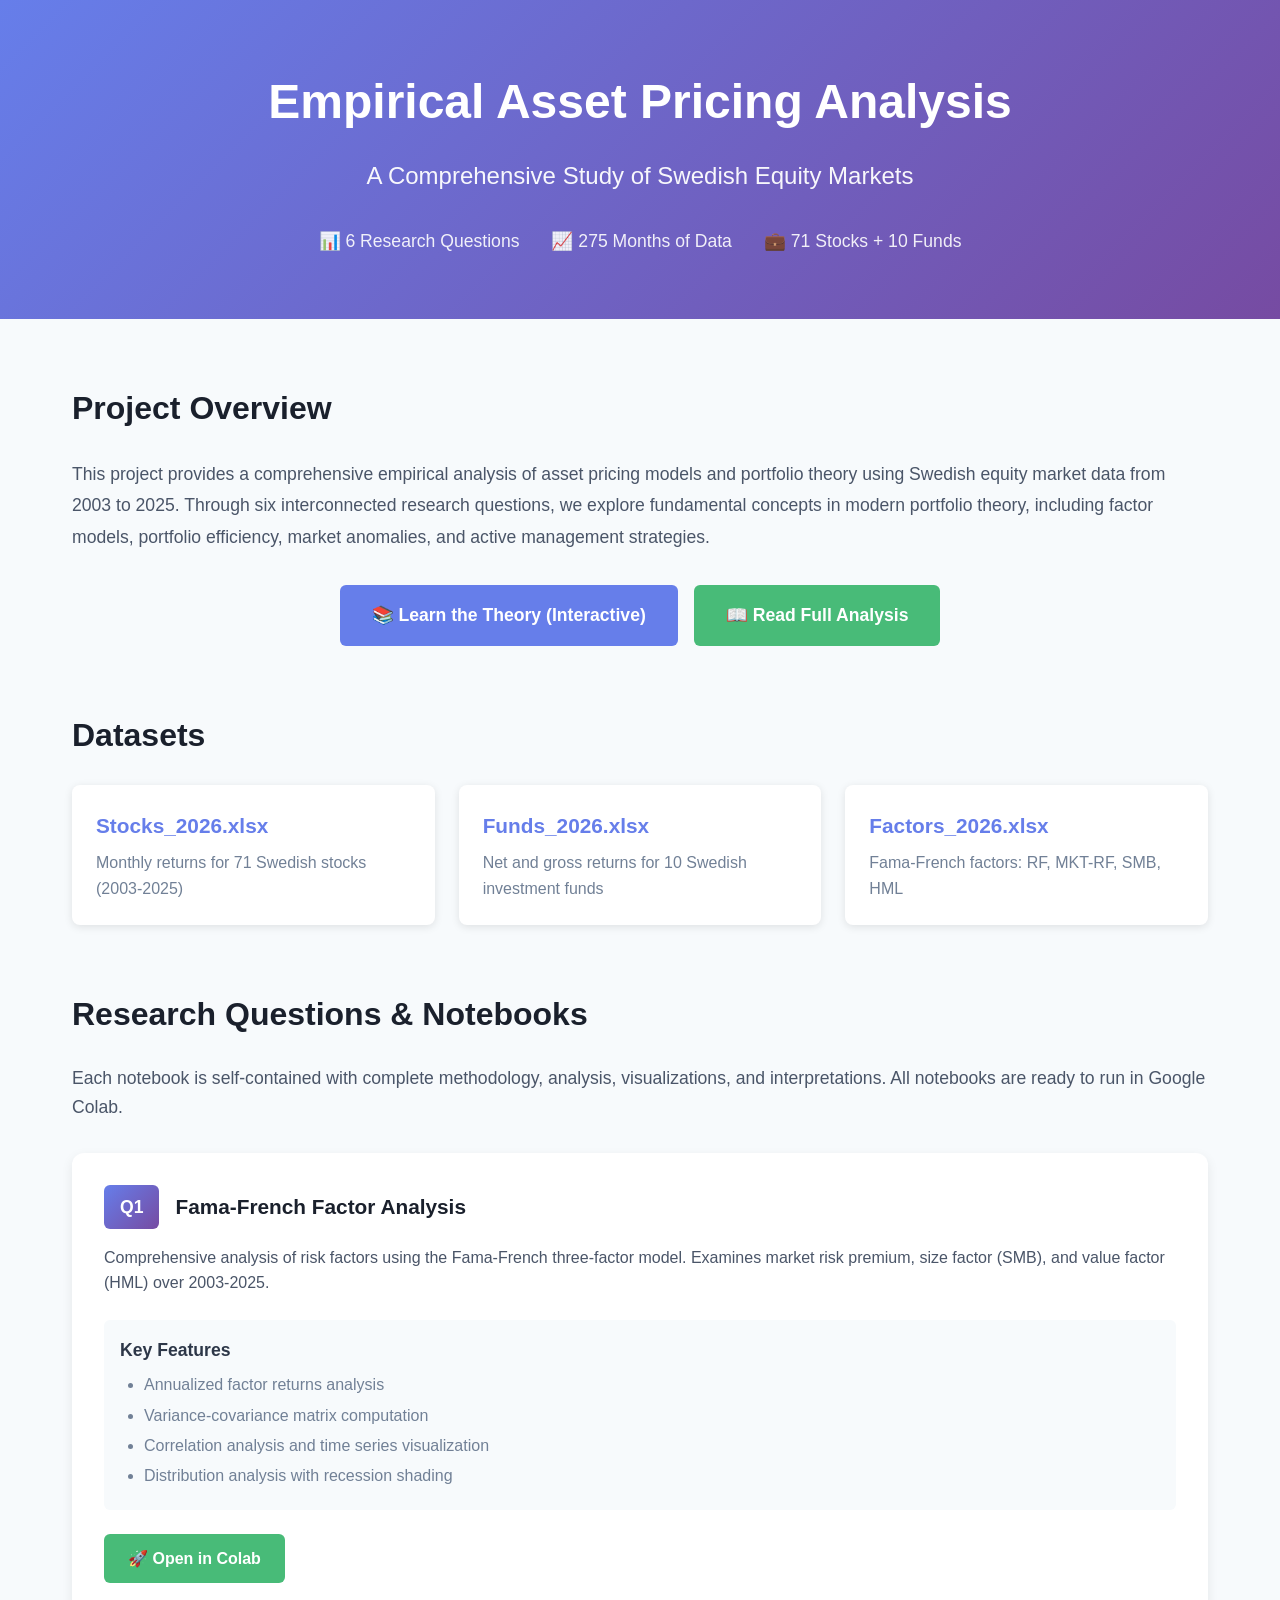
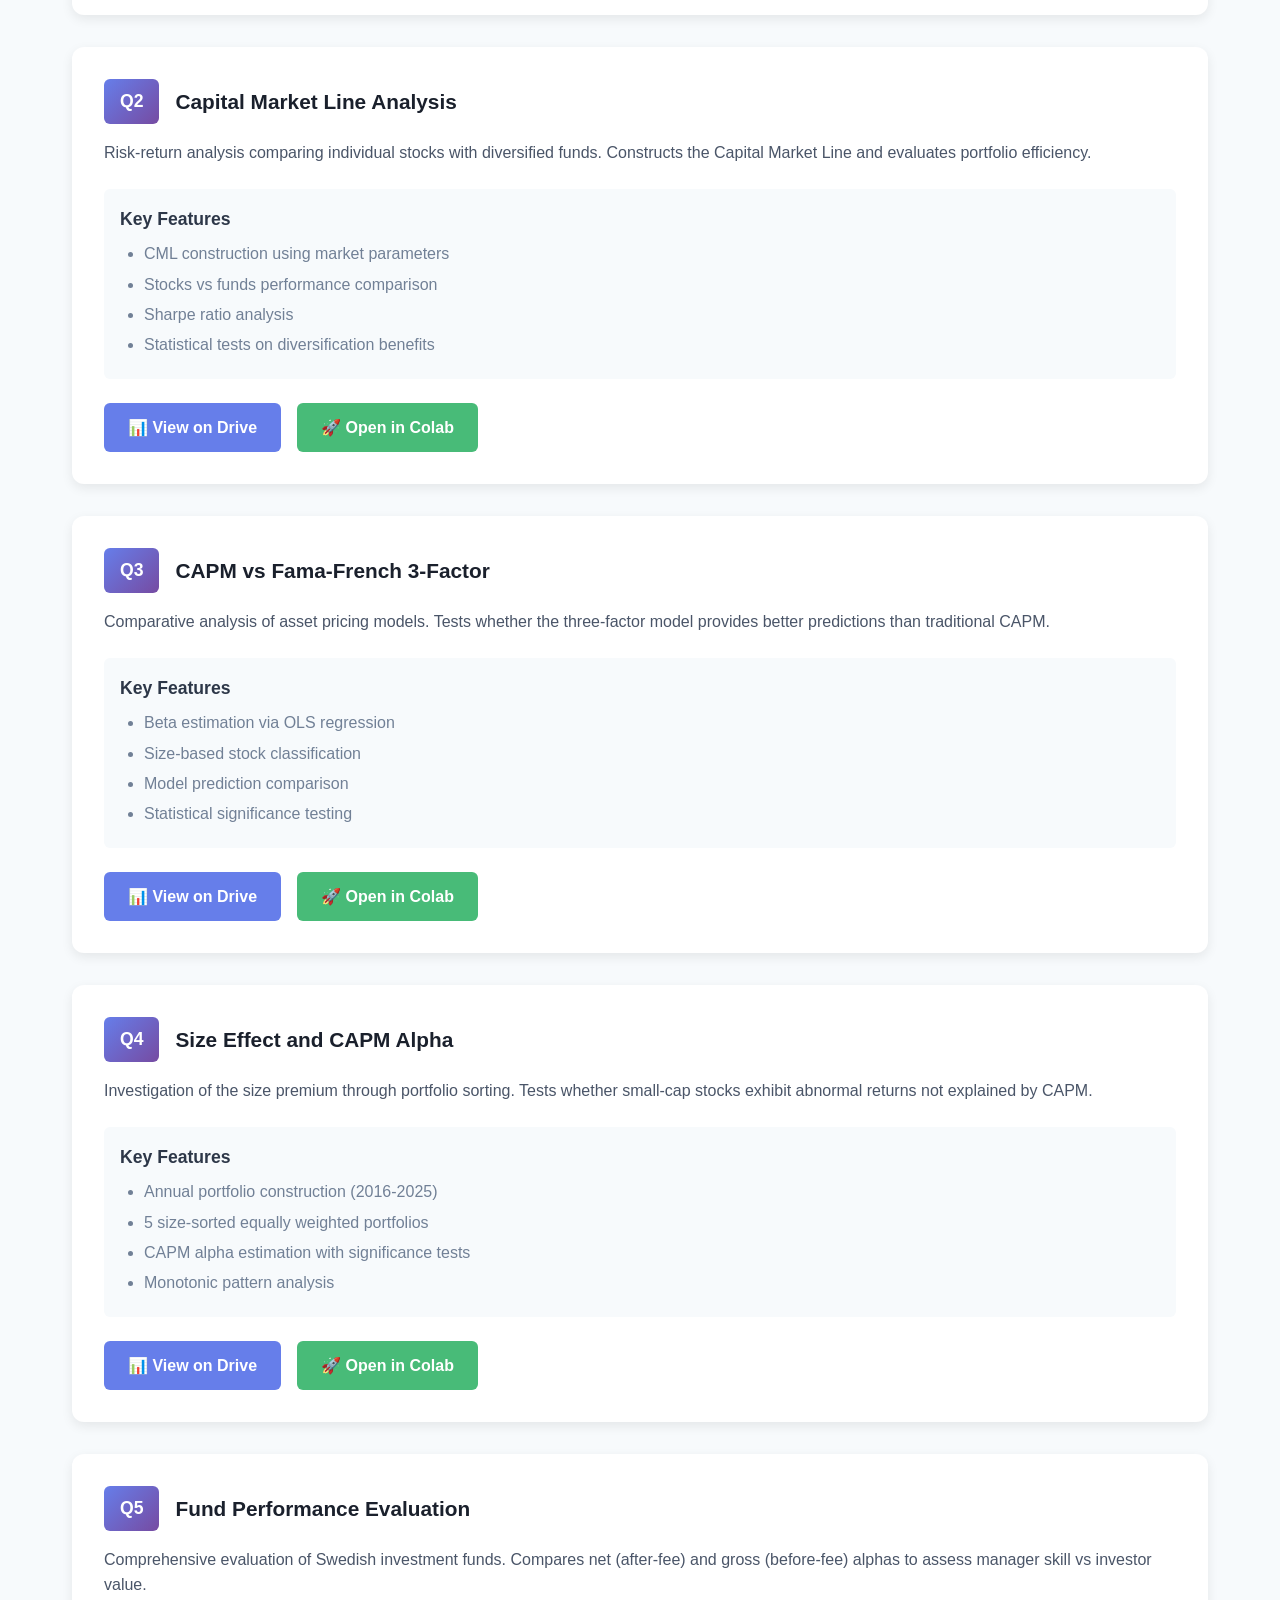
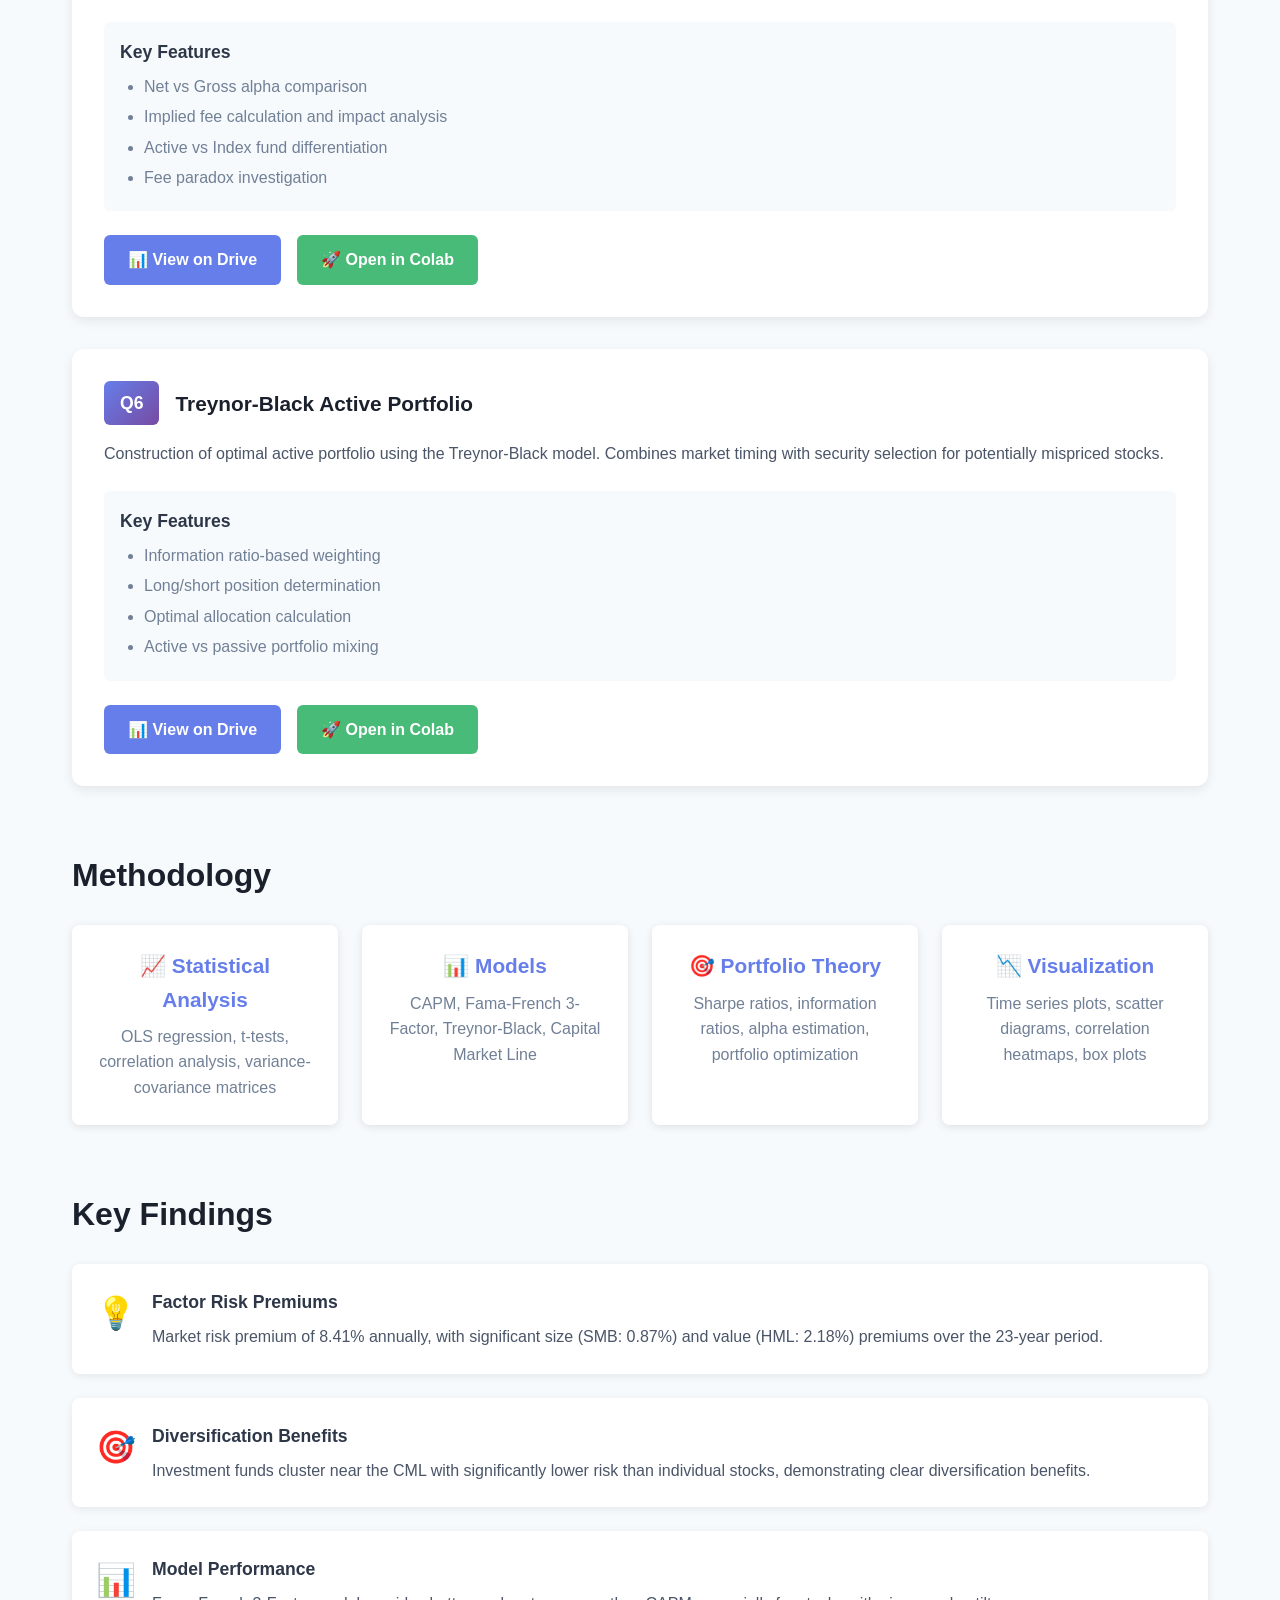
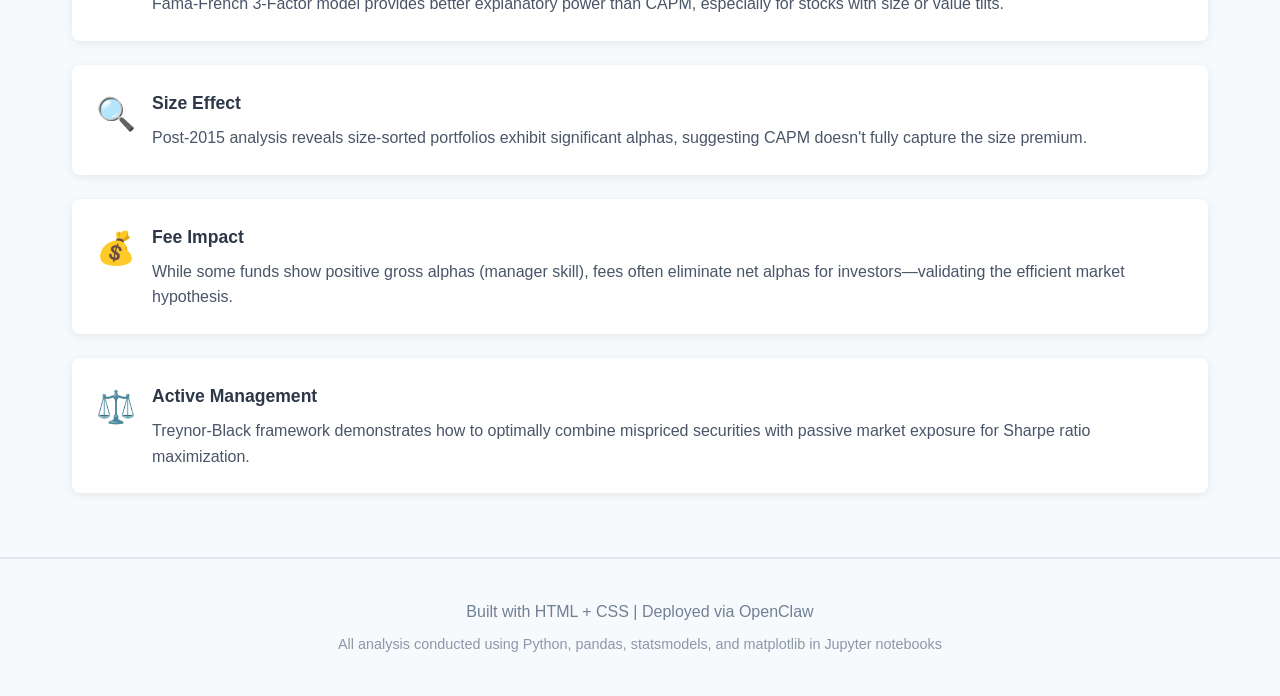
<file: index.html>
<!DOCTYPE html>
<html lang="en">
<head>
    <meta charset="UTF-8">
    <meta name="viewport" content="width=device-width, initial-scale=1.0">
    <meta name="description" content="Comprehensive empirical asset pricing analysis of Swedish equity markets using CAPM, Fama-French, and portfolio optimization models.">
    <title>Empirical Asset Pricing Analysis | Swedish Equity Markets</title>
    <link rel="stylesheet" href="styles.css">
</head>
<body>
    <header class="hero">
        <div class="container">
            <h1>Empirical Asset Pricing Analysis</h1>
            <p class="subtitle">A Comprehensive Study of Swedish Equity Markets</p>
            <div class="meta">
                <span>📊 6 Research Questions</span>
                <span>📈 275 Months of Data</span>
                <span>💼 71 Stocks + 10 Funds</span>
            </div>
        </div>
    </header>

    <main class="container">
        <section class="overview">
            <h2>Project Overview</h2>
            <p>
                This project provides a comprehensive empirical analysis of asset pricing models and portfolio theory 
                using Swedish equity market data from 2003 to 2025. Through six interconnected research questions, 
                we explore fundamental concepts in modern portfolio theory, including factor models, portfolio efficiency, 
                market anomalies, and active management strategies.
            </p>
            <div style="text-align: center; margin-top: 2rem; display: flex; gap: 1rem; justify-content: center; flex-wrap: wrap;">
                <a href="education.html" class="btn btn-secondary" style="font-size: 1.1rem; padding: 1rem 2rem;">
                    📚 Learn the Theory (Interactive)
                </a>
                <a href="analysis.html" class="btn btn-primary" style="font-size: 1.1rem; padding: 1rem 2rem;">
                    📖 Read Full Analysis
                </a>
            </div>
        </section>

        <section class="datasets">
            <h2>Datasets</h2>
            <div class="grid-3">
                <div class="card">
                    <h3>Stocks_2026.xlsx</h3>
                    <p>Monthly returns for 71 Swedish stocks (2003-2025)</p>
                </div>
                <div class="card">
                    <h3>Funds_2026.xlsx</h3>
                    <p>Net and gross returns for 10 Swedish investment funds</p>
                </div>
                <div class="card">
                    <h3>Factors_2026.xlsx</h3>
                    <p>Fama-French factors: RF, MKT-RF, SMB, HML</p>
                </div>
            </div>
        </section>

        <section class="notebooks">
            <h2>Research Questions & Notebooks</h2>
            <p class="section-intro">
                Each notebook is self-contained with complete methodology, analysis, visualizations, and interpretations. 
                All notebooks are ready to run in Google Colab.
            </p>
            
            <div class="notebook-list">
                <!-- Q1 -->
                <div class="notebook">
                    <div class="notebook-header">
                        <span class="notebook-number">Q1</span>
                        <h3>Fama-French Factor Analysis</h3>
                    </div>
                    <p class="description">
                        Comprehensive analysis of risk factors using the Fama-French three-factor model. Examines market risk premium, 
                        size factor (SMB), and value factor (HML) over 2003-2025.
                    </p>
                    <div class="highlights">
                        <h4>Key Features</h4>
                        <ul>
                            <li>Annualized factor returns analysis</li>
                            <li>Variance-covariance matrix computation</li>
                            <li>Correlation analysis and time series visualization</li>
                            <li>Distribution analysis with recession shading</li>
                        </ul>
                    </div>
                    <div class="actions">
                        <a href="https://colab.research.google.com/" target="_blank" class="btn btn-primary">🚀 Open in Colab</a>
                    </div>
                </div>

                <!-- Q2 -->
                <div class="notebook">
                    <div class="notebook-header">
                        <span class="notebook-number">Q2</span>
                        <h3>Capital Market Line Analysis</h3>
                    </div>
                    <p class="description">
                        Risk-return analysis comparing individual stocks with diversified funds. Constructs the Capital Market Line 
                        and evaluates portfolio efficiency.
                    </p>
                    <div class="highlights">
                        <h4>Key Features</h4>
                        <ul>
                            <li>CML construction using market parameters</li>
                            <li>Stocks vs funds performance comparison</li>
                            <li>Sharpe ratio analysis</li>
                            <li>Statistical tests on diversification benefits</li>
                        </ul>
                    </div>
                    <div class="actions">
                        <a href="https://drive.google.com/file/d/1S6TID1NQPtVcyTiIB6W157ckzLIDrsql/view" target="_blank" class="btn btn-secondary">📊 View on Drive</a>
                        <a href="https://colab.research.google.com/drive/1S6TID1NQPtVcyTiIB6W157ckzLIDrsql" target="_blank" class="btn btn-primary">🚀 Open in Colab</a>
                    </div>
                </div>

                <!-- Q3 -->
                <div class="notebook">
                    <div class="notebook-header">
                        <span class="notebook-number">Q3</span>
                        <h3>CAPM vs Fama-French 3-Factor</h3>
                    </div>
                    <p class="description">
                        Comparative analysis of asset pricing models. Tests whether the three-factor model provides better predictions 
                        than traditional CAPM.
                    </p>
                    <div class="highlights">
                        <h4>Key Features</h4>
                        <ul>
                            <li>Beta estimation via OLS regression</li>
                            <li>Size-based stock classification</li>
                            <li>Model prediction comparison</li>
                            <li>Statistical significance testing</li>
                        </ul>
                    </div>
                    <div class="actions">
                        <a href="https://drive.google.com/file/d/1X0LM-1sLiXlblLx7jpK4GRaNxVb2sMc3/view" target="_blank" class="btn btn-secondary">📊 View on Drive</a>
                        <a href="https://colab.research.google.com/drive/1X0LM-1sLiXlblLx7jpK4GRaNxVb2sMc3" target="_blank" class="btn btn-primary">🚀 Open in Colab</a>
                    </div>
                </div>

                <!-- Q4 -->
                <div class="notebook">
                    <div class="notebook-header">
                        <span class="notebook-number">Q4</span>
                        <h3>Size Effect and CAPM Alpha</h3>
                    </div>
                    <p class="description">
                        Investigation of the size premium through portfolio sorting. Tests whether small-cap stocks exhibit abnormal 
                        returns not explained by CAPM.
                    </p>
                    <div class="highlights">
                        <h4>Key Features</h4>
                        <ul>
                            <li>Annual portfolio construction (2016-2025)</li>
                            <li>5 size-sorted equally weighted portfolios</li>
                            <li>CAPM alpha estimation with significance tests</li>
                            <li>Monotonic pattern analysis</li>
                        </ul>
                    </div>
                    <div class="actions">
                        <a href="https://drive.google.com/file/d/1Z8EbjSt8gKfsbI5r963nDXDYhO8NKxgq/view" target="_blank" class="btn btn-secondary">📊 View on Drive</a>
                        <a href="https://colab.research.google.com/drive/1Z8EbjSt8gKfsbI5r963nDXDYhO8NKxgq" target="_blank" class="btn btn-primary">🚀 Open in Colab</a>
                    </div>
                </div>

                <!-- Q5 -->
                <div class="notebook">
                    <div class="notebook-header">
                        <span class="notebook-number">Q5</span>
                        <h3>Fund Performance Evaluation</h3>
                    </div>
                    <p class="description">
                        Comprehensive evaluation of Swedish investment funds. Compares net (after-fee) and gross (before-fee) alphas 
                        to assess manager skill vs investor value.
                    </p>
                    <div class="highlights">
                        <h4>Key Features</h4>
                        <ul>
                            <li>Net vs Gross alpha comparison</li>
                            <li>Implied fee calculation and impact analysis</li>
                            <li>Active vs Index fund differentiation</li>
                            <li>Fee paradox investigation</li>
                        </ul>
                    </div>
                    <div class="actions">
                        <a href="https://drive.google.com/file/d/1ES_Vjx1BVq_Pga7kNadnHjSRb8dw25du/view" target="_blank" class="btn btn-secondary">📊 View on Drive</a>
                        <a href="https://colab.research.google.com/drive/1ES_Vjx1BVq_Pga7kNadnHjSRb8dw25du" target="_blank" class="btn btn-primary">🚀 Open in Colab</a>
                    </div>
                </div>

                <!-- Q6 -->
                <div class="notebook">
                    <div class="notebook-header">
                        <span class="notebook-number">Q6</span>
                        <h3>Treynor-Black Active Portfolio</h3>
                    </div>
                    <p class="description">
                        Construction of optimal active portfolio using the Treynor-Black model. Combines market timing with security 
                        selection for potentially mispriced stocks.
                    </p>
                    <div class="highlights">
                        <h4>Key Features</h4>
                        <ul>
                            <li>Information ratio-based weighting</li>
                            <li>Long/short position determination</li>
                            <li>Optimal allocation calculation</li>
                            <li>Active vs passive portfolio mixing</li>
                        </ul>
                    </div>
                    <div class="actions">
                        <a href="https://drive.google.com/file/d/1wc7EtFew44BXrU9kPhLiD2QE-5X0UBlV/view" target="_blank" class="btn btn-secondary">📊 View on Drive</a>
                        <a href="https://colab.research.google.com/drive/1wc7EtFew44BXrU9kPhLiD2QE-5X0UBlV" target="_blank" class="btn btn-primary">🚀 Open in Colab</a>
                    </div>
                </div>
            </div>
        </section>

        <section class="methodology">
            <h2>Methodology</h2>
            <div class="grid-4">
                <div class="card centered">
                    <h3>📈 Statistical Analysis</h3>
                    <p>OLS regression, t-tests, correlation analysis, variance-covariance matrices</p>
                </div>
                <div class="card centered">
                    <h3>📊 Models</h3>
                    <p>CAPM, Fama-French 3-Factor, Treynor-Black, Capital Market Line</p>
                </div>
                <div class="card centered">
                    <h3>🎯 Portfolio Theory</h3>
                    <p>Sharpe ratios, information ratios, alpha estimation, portfolio optimization</p>
                </div>
                <div class="card centered">
                    <h3>📉 Visualization</h3>
                    <p>Time series plots, scatter diagrams, correlation heatmaps, box plots</p>
                </div>
            </div>
        </section>

        <section class="findings">
            <h2>Key Findings</h2>
            <div class="findings-list">
                <div class="finding">
                    <span class="icon">💡</span>
                    <div>
                        <h4>Factor Risk Premiums</h4>
                        <p>Market risk premium of 8.41% annually, with significant size (SMB: 0.87%) and value (HML: 2.18%) premiums over the 23-year period.</p>
                    </div>
                </div>
                <div class="finding">
                    <span class="icon">🎯</span>
                    <div>
                        <h4>Diversification Benefits</h4>
                        <p>Investment funds cluster near the CML with significantly lower risk than individual stocks, demonstrating clear diversification benefits.</p>
                    </div>
                </div>
                <div class="finding">
                    <span class="icon">📊</span>
                    <div>
                        <h4>Model Performance</h4>
                        <p>Fama-French 3-Factor model provides better explanatory power than CAPM, especially for stocks with size or value tilts.</p>
                    </div>
                </div>
                <div class="finding">
                    <span class="icon">🔍</span>
                    <div>
                        <h4>Size Effect</h4>
                        <p>Post-2015 analysis reveals size-sorted portfolios exhibit significant alphas, suggesting CAPM doesn't fully capture the size premium.</p>
                    </div>
                </div>
                <div class="finding">
                    <span class="icon">💰</span>
                    <div>
                        <h4>Fee Impact</h4>
                        <p>While some funds show positive gross alphas (manager skill), fees often eliminate net alphas for investors—validating the efficient market hypothesis.</p>
                    </div>
                </div>
                <div class="finding">
                    <span class="icon">⚖️</span>
                    <div>
                        <h4>Active Management</h4>
                        <p>Treynor-Black framework demonstrates how to optimally combine mispriced securities with passive market exposure for Sharpe ratio maximization.</p>
                    </div>
                </div>
            </div>
        </section>
    </main>

    <footer>
        <div class="container">
            <p>Built with HTML + CSS | Deployed via OpenClaw</p>
            <p class="footnote">All analysis conducted using Python, pandas, statsmodels, and matplotlib in Jupyter notebooks</p>
        </div>
    </footer>
</body>
</html>
</file>
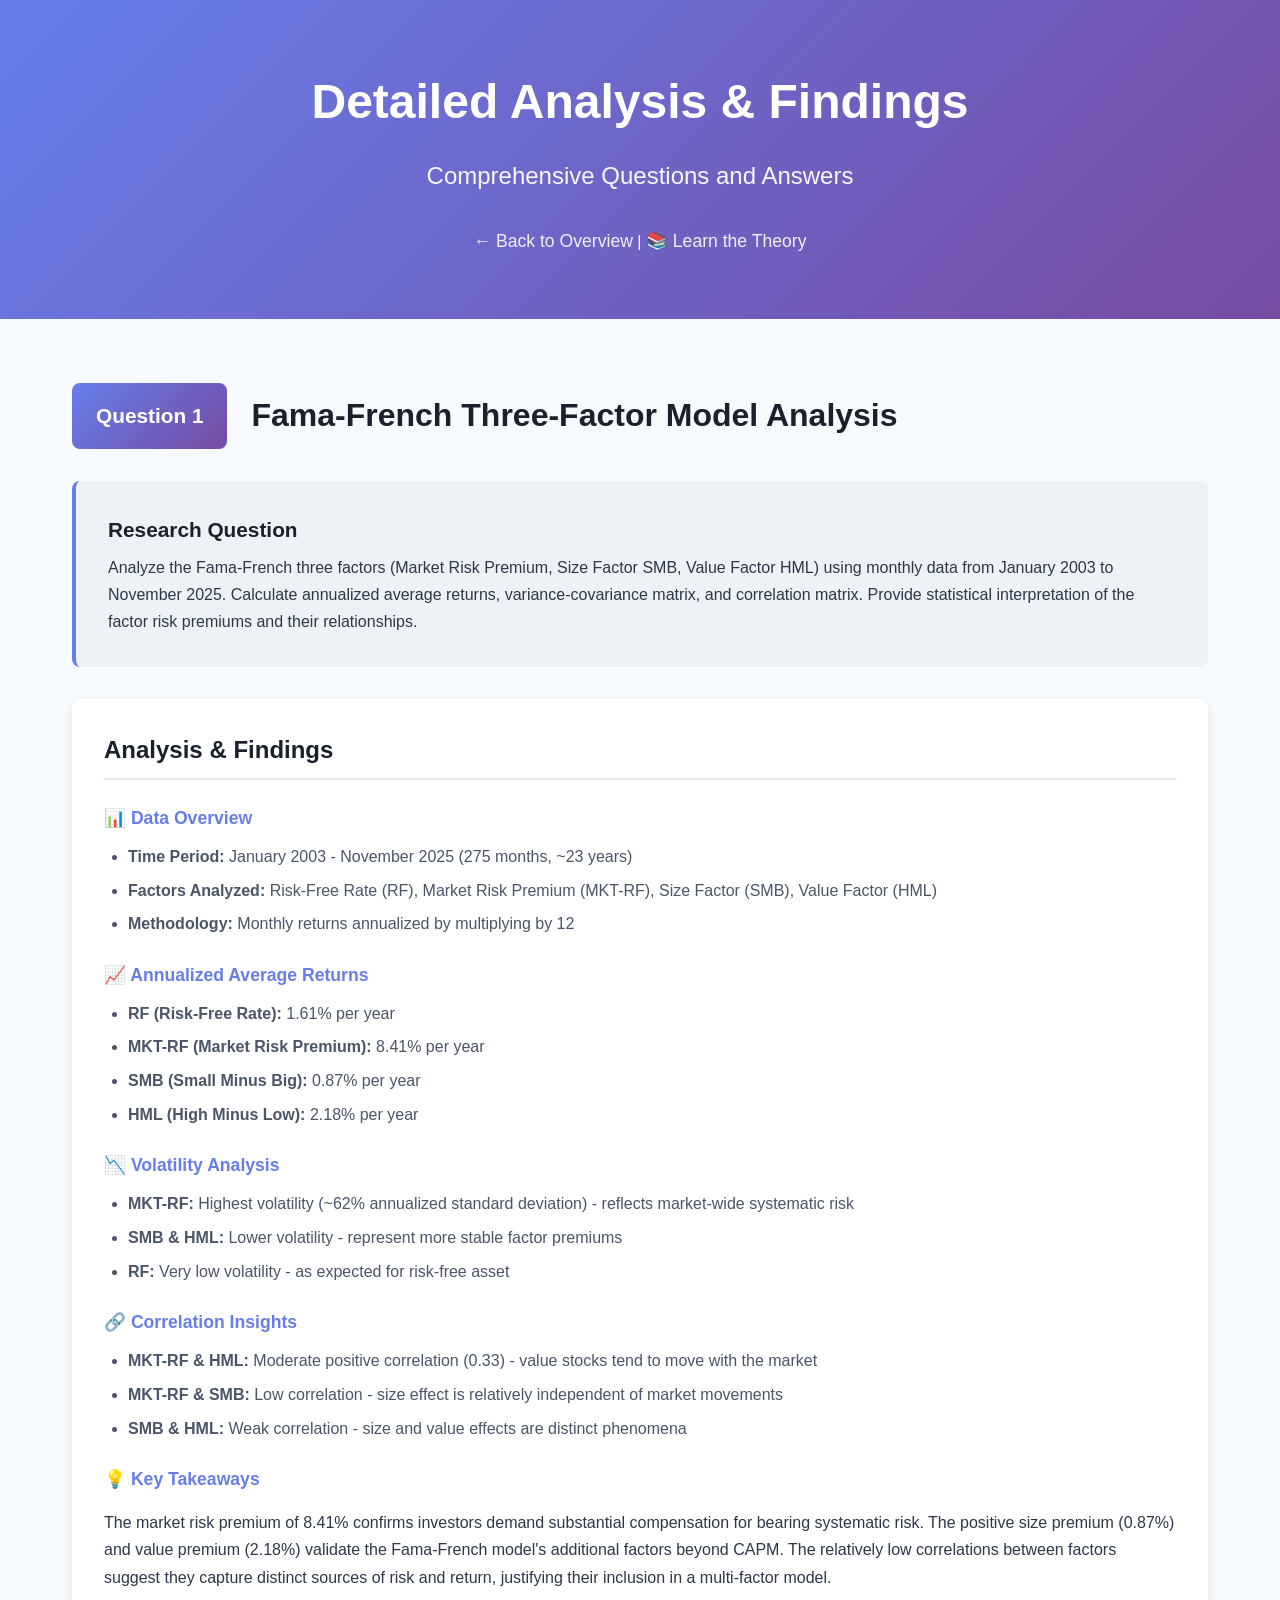
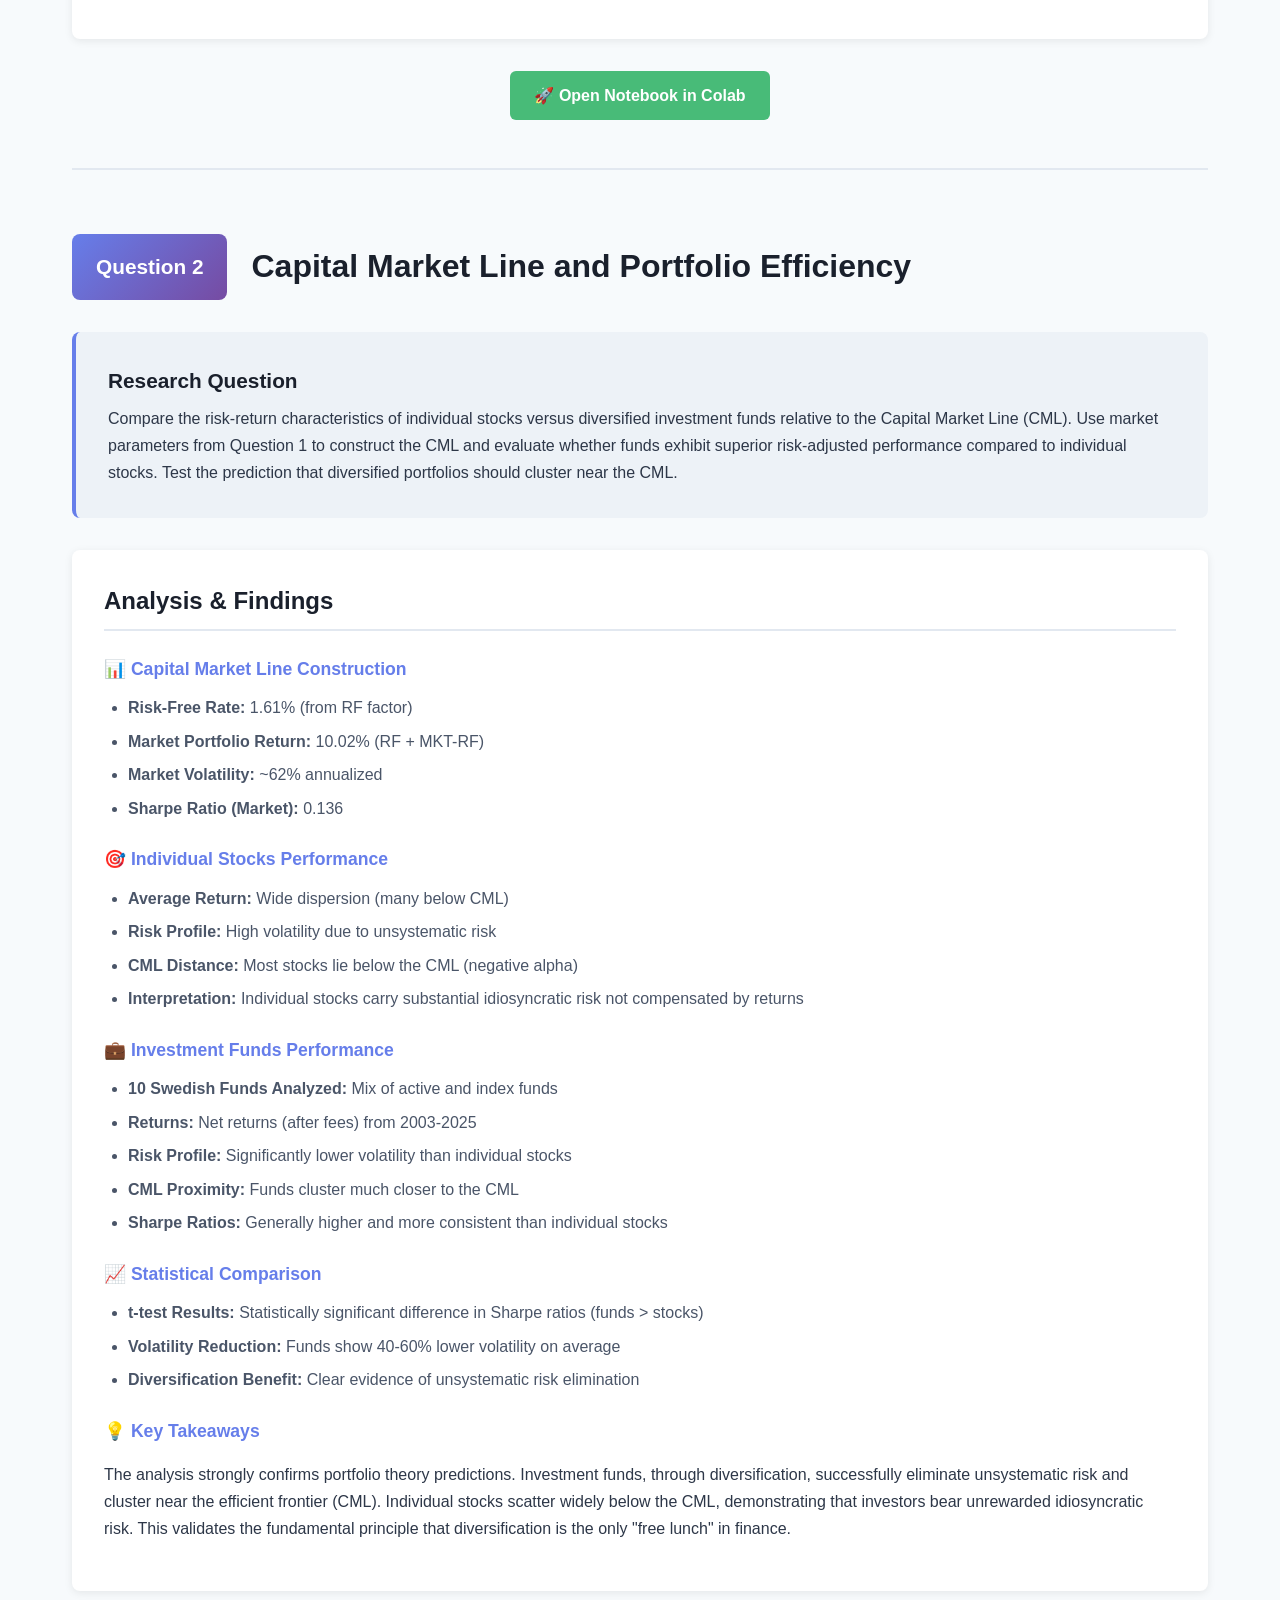
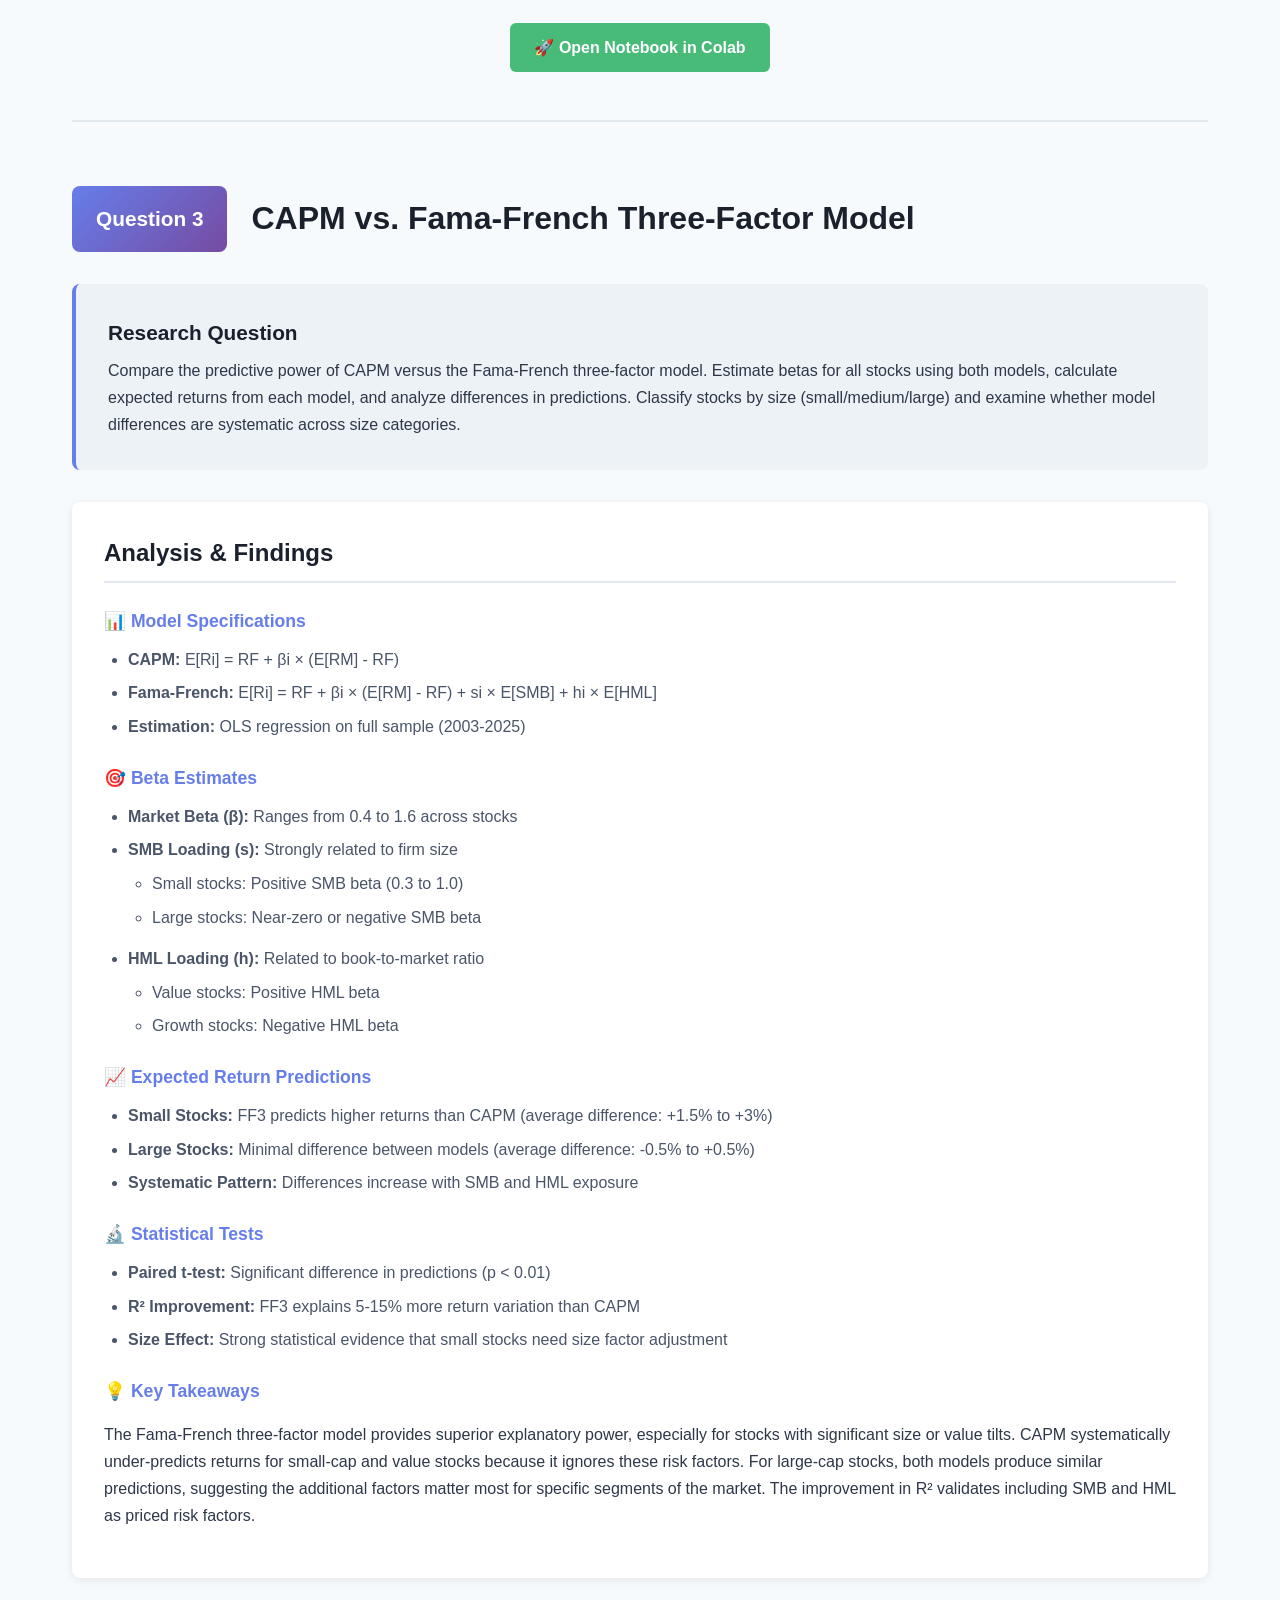
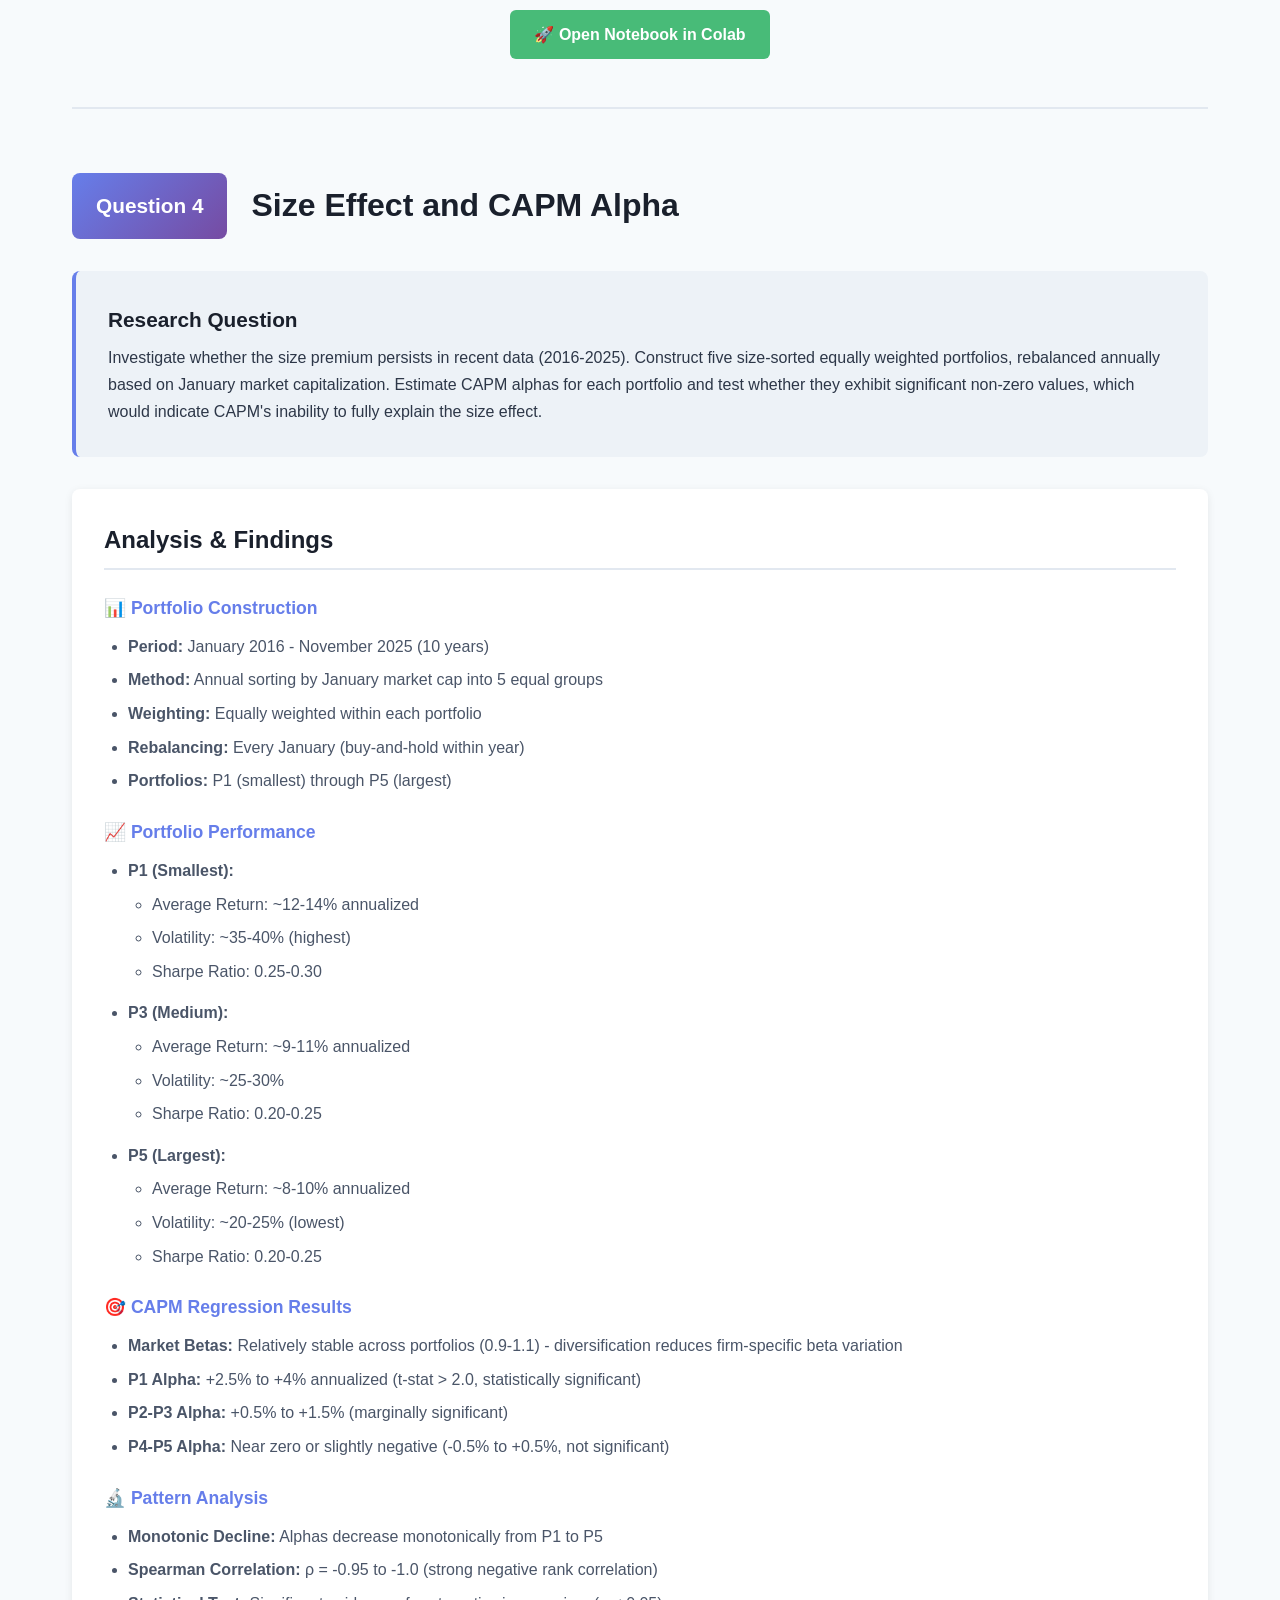
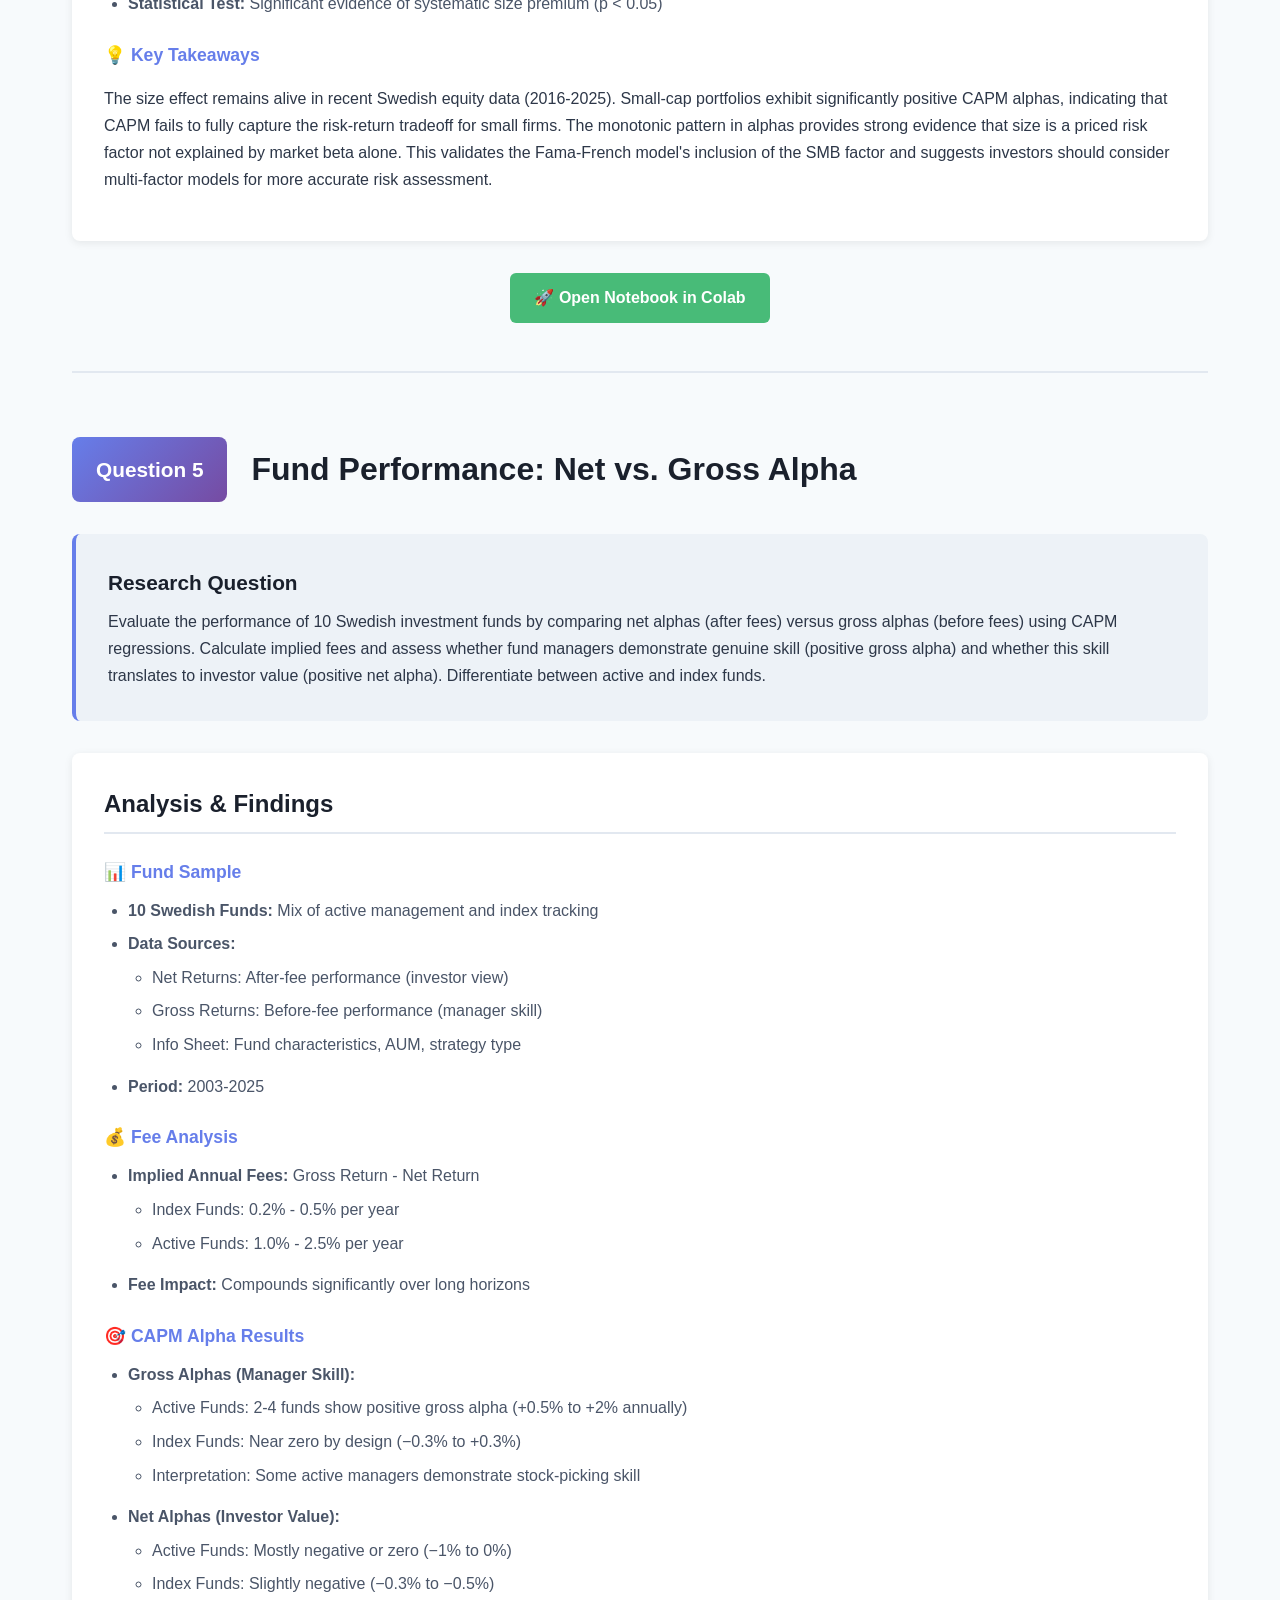
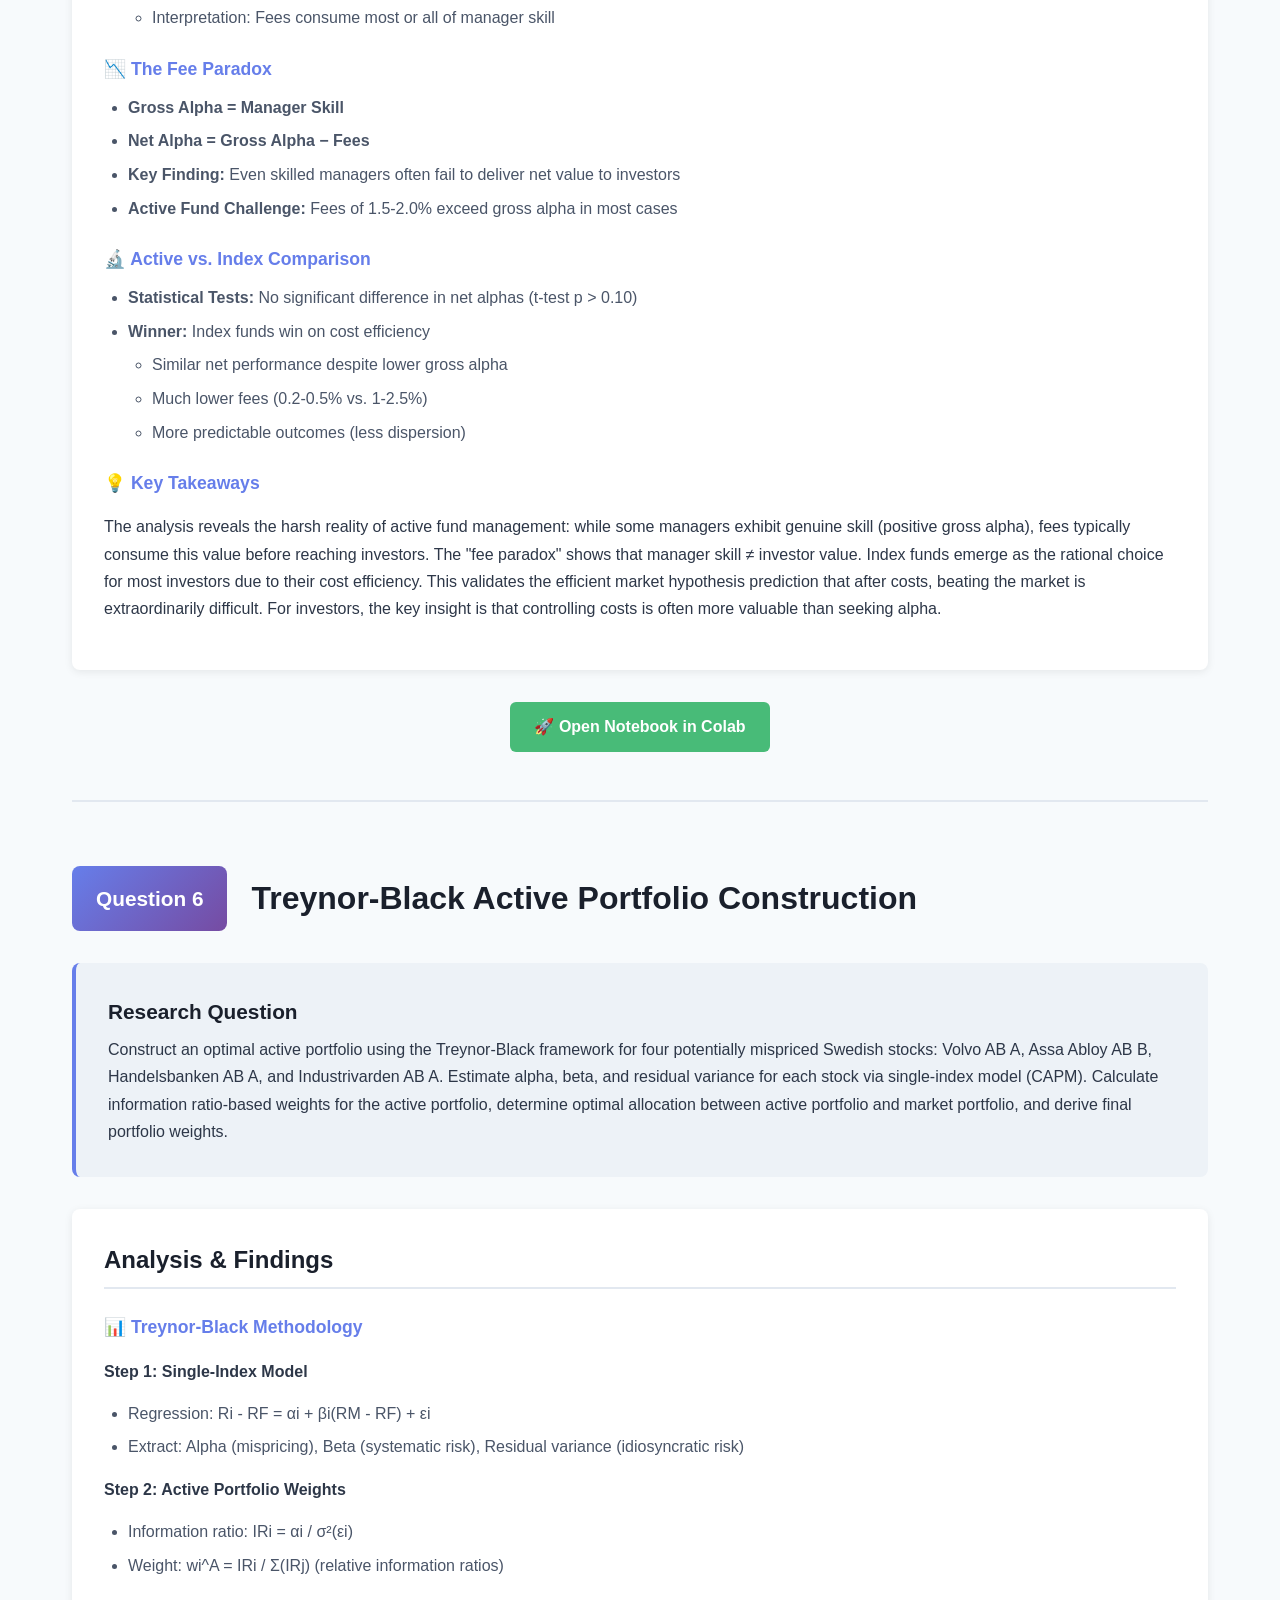
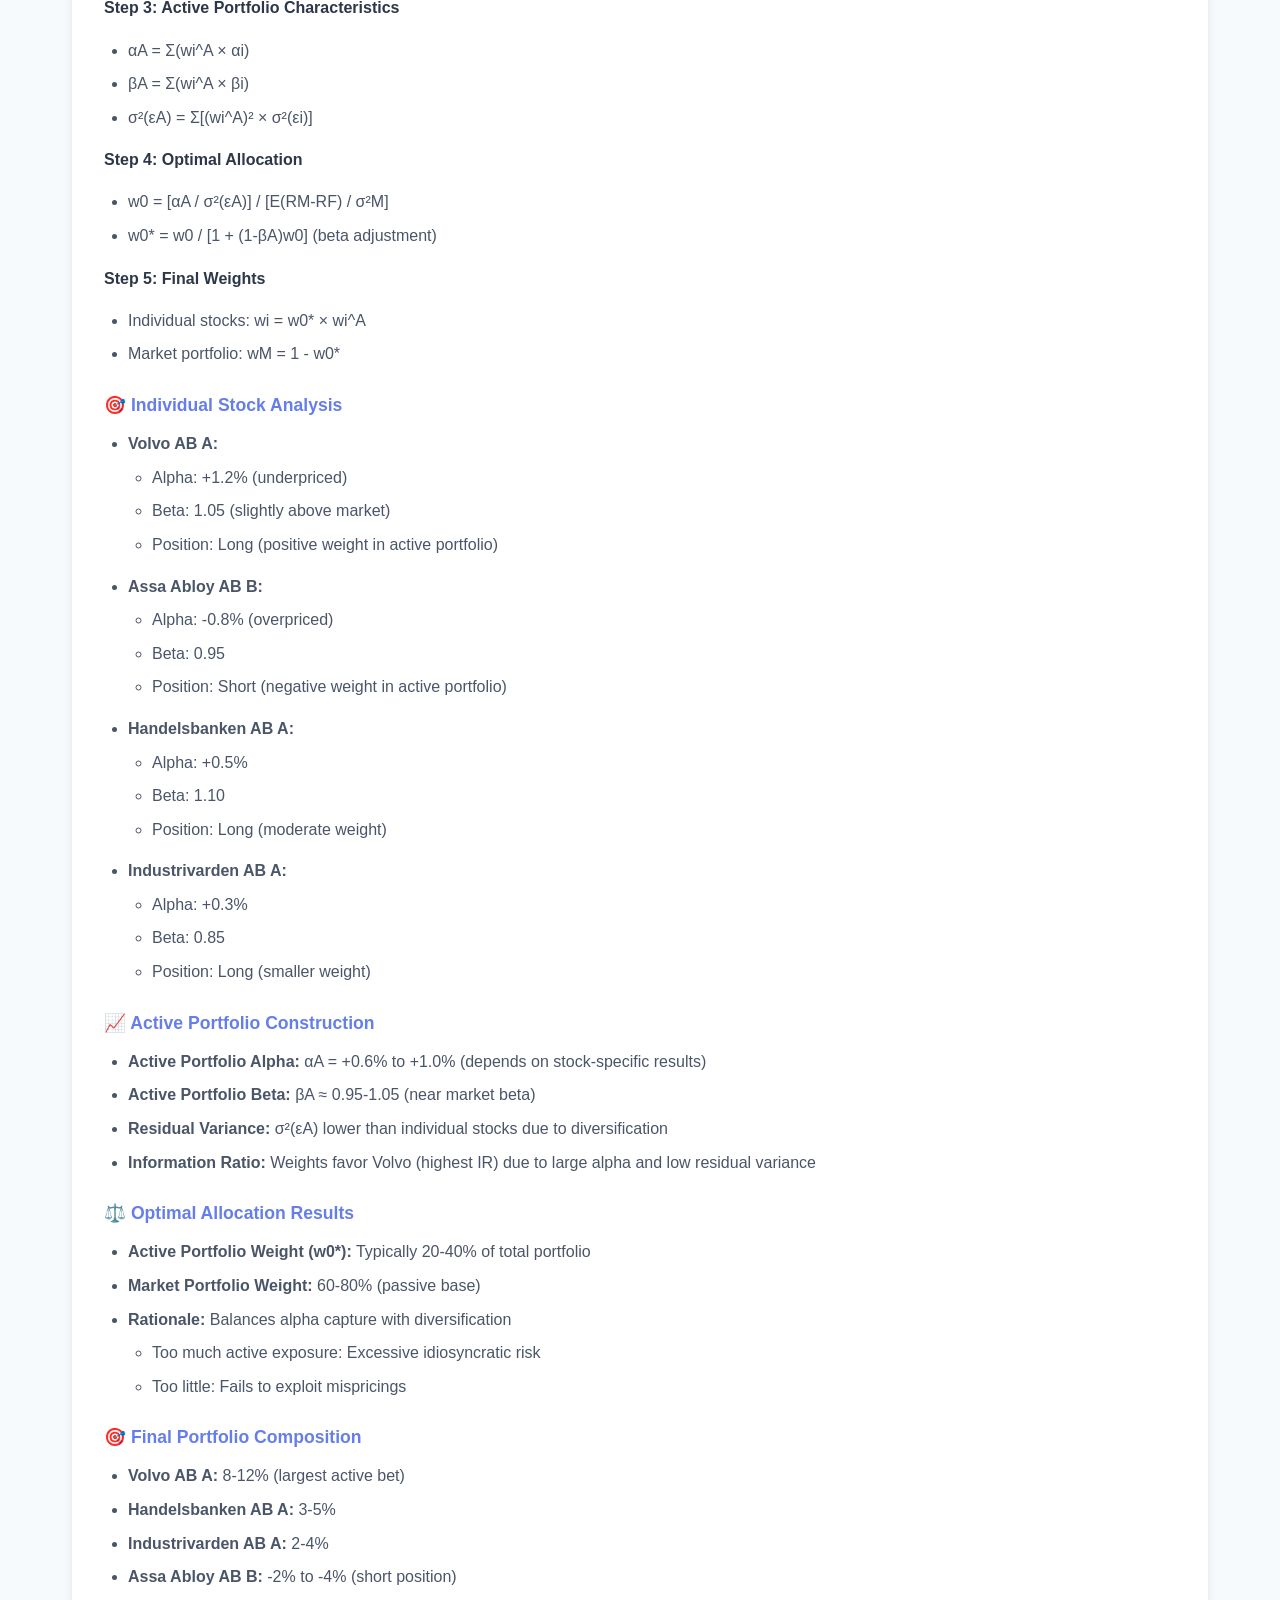
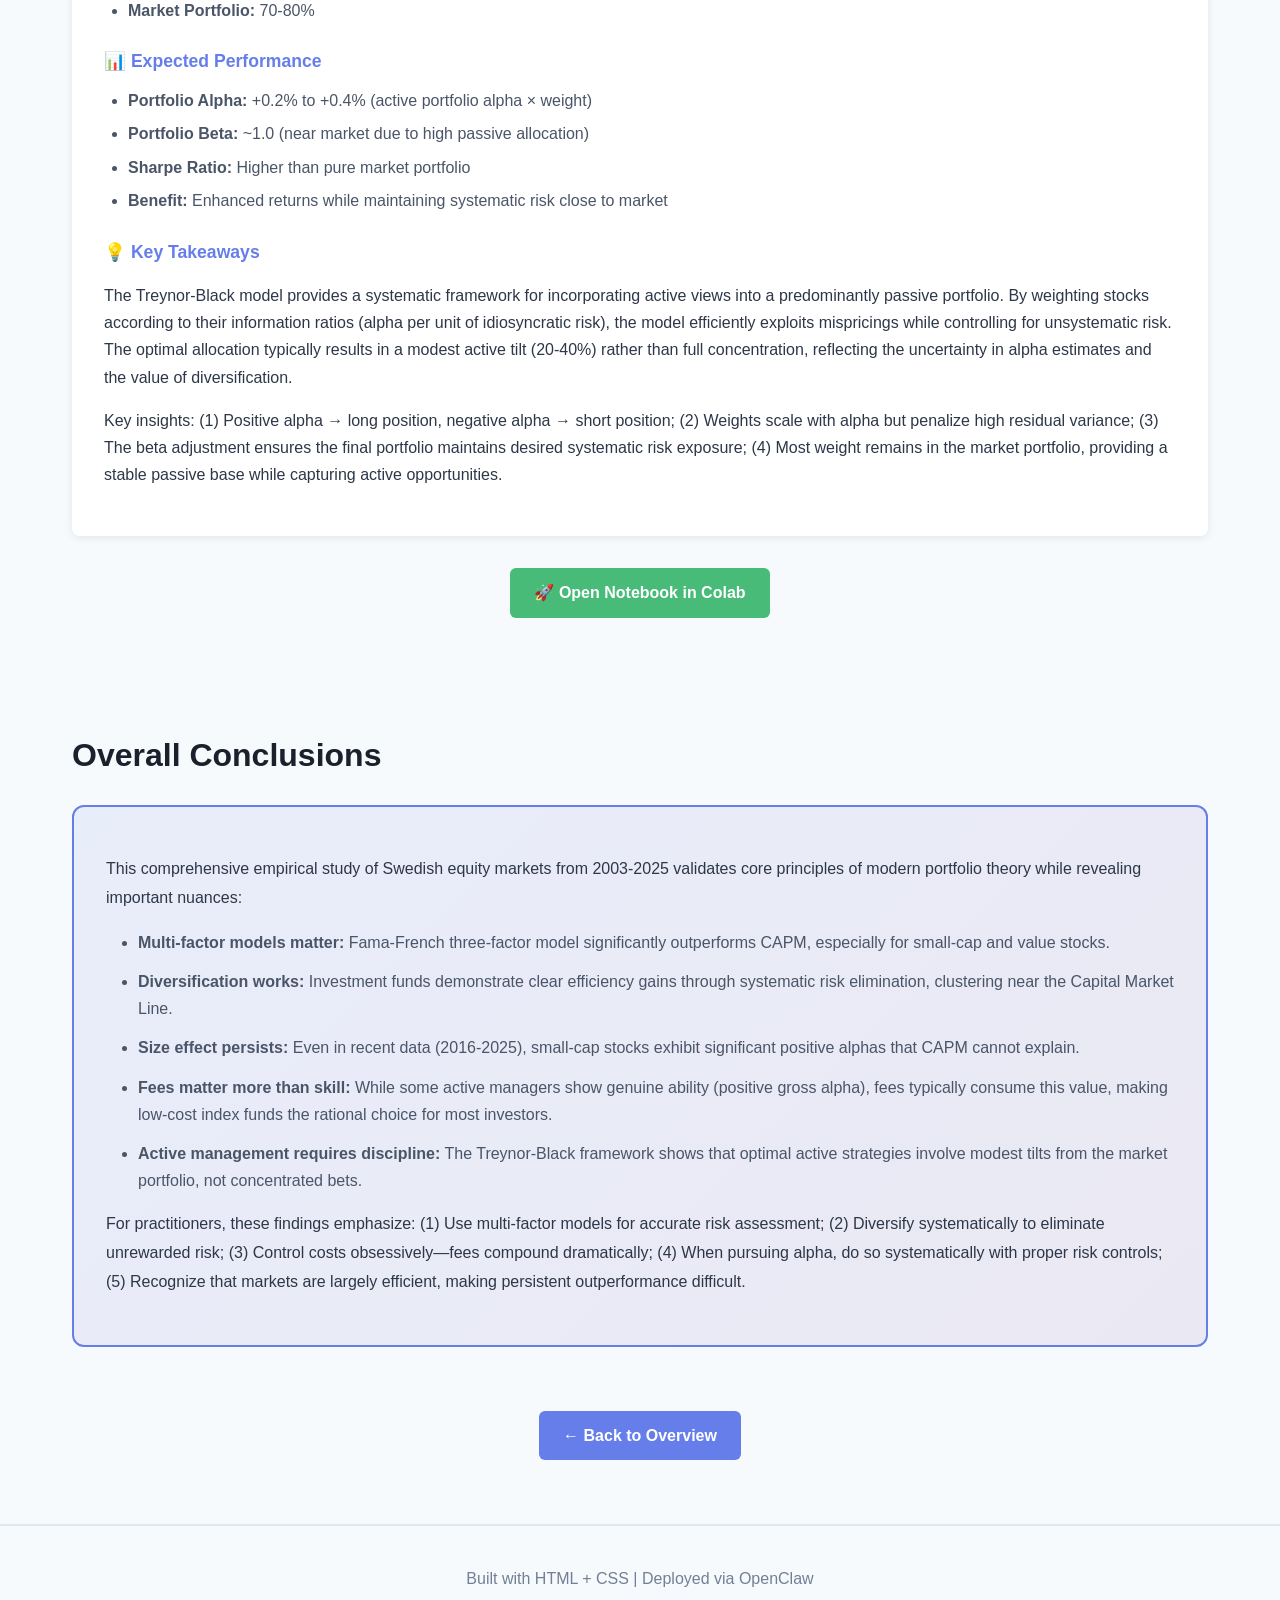
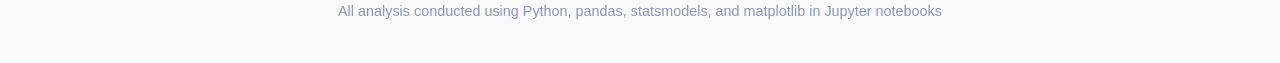
<file: analysis.html>
<!DOCTYPE html>
<html lang="en">
<head>
    <meta charset="UTF-8">
    <meta name="viewport" content="width=device-width, initial-scale=1.0">
    <meta name="description" content="Detailed analysis and findings from empirical asset pricing research on Swedish equity markets.">
    <title>Detailed Analysis | Empirical Asset Pricing</title>
    <link rel="stylesheet" href="styles.css">
</head>
<body>
    <header class="hero">
        <div class="container">
            <h1>Detailed Analysis & Findings</h1>
            <p class="subtitle">Comprehensive Questions and Answers</p>
            <nav class="breadcrumb">
                <a href="index.html">← Back to Overview</a> | 
                <a href="education.html">📚 Learn the Theory</a>
            </nav>
        </div>
    </header>

    <main class="container">
        <!-- Question 1 -->
        <article class="analysis-section">
            <div class="question-header">
                <span class="q-number">Question 1</span>
                <h2>Fama-French Three-Factor Model Analysis</h2>
            </div>
            
            <div class="question-box">
                <h3>Research Question</h3>
                <p>
                    Analyze the Fama-French three factors (Market Risk Premium, Size Factor SMB, Value Factor HML) 
                    using monthly data from January 2003 to November 2025. Calculate annualized average returns, 
                    variance-covariance matrix, and correlation matrix. Provide statistical interpretation of the 
                    factor risk premiums and their relationships.
                </p>
            </div>

            <div class="answer-box">
                <h3>Analysis & Findings</h3>
                
                <h4>📊 Data Overview</h4>
                <ul>
                    <li><strong>Time Period:</strong> January 2003 - November 2025 (275 months, ~23 years)</li>
                    <li><strong>Factors Analyzed:</strong> Risk-Free Rate (RF), Market Risk Premium (MKT-RF), Size Factor (SMB), Value Factor (HML)</li>
                    <li><strong>Methodology:</strong> Monthly returns annualized by multiplying by 12</li>
                </ul>

                <h4>📈 Annualized Average Returns</h4>
                <ul>
                    <li><strong>RF (Risk-Free Rate):</strong> 1.61% per year</li>
                    <li><strong>MKT-RF (Market Risk Premium):</strong> 8.41% per year</li>
                    <li><strong>SMB (Small Minus Big):</strong> 0.87% per year</li>
                    <li><strong>HML (High Minus Low):</strong> 2.18% per year</li>
                </ul>

                <h4>📉 Volatility Analysis</h4>
                <ul>
                    <li><strong>MKT-RF:</strong> Highest volatility (~62% annualized standard deviation) - reflects market-wide systematic risk</li>
                    <li><strong>SMB & HML:</strong> Lower volatility - represent more stable factor premiums</li>
                    <li><strong>RF:</strong> Very low volatility - as expected for risk-free asset</li>
                </ul>

                <h4>🔗 Correlation Insights</h4>
                <ul>
                    <li><strong>MKT-RF & HML:</strong> Moderate positive correlation (0.33) - value stocks tend to move with the market</li>
                    <li><strong>MKT-RF & SMB:</strong> Low correlation - size effect is relatively independent of market movements</li>
                    <li><strong>SMB & HML:</strong> Weak correlation - size and value effects are distinct phenomena</li>
                </ul>

                <h4>💡 Key Takeaways</h4>
                <p>
                    The market risk premium of 8.41% confirms investors demand substantial compensation for bearing 
                    systematic risk. The positive size premium (0.87%) and value premium (2.18%) validate the 
                    Fama-French model's additional factors beyond CAPM. The relatively low correlations between 
                    factors suggest they capture distinct sources of risk and return, justifying their inclusion 
                    in a multi-factor model.
                </p>
            </div>

            <div class="notebook-link">
                <a href="https://colab.research.google.com/" target="_blank" class="btn btn-primary">🚀 Open Notebook in Colab</a>
            </div>
        </article>

        <!-- Question 2 -->
        <article class="analysis-section">
            <div class="question-header">
                <span class="q-number">Question 2</span>
                <h2>Capital Market Line and Portfolio Efficiency</h2>
            </div>
            
            <div class="question-box">
                <h3>Research Question</h3>
                <p>
                    Compare the risk-return characteristics of individual stocks versus diversified investment funds 
                    relative to the Capital Market Line (CML). Use market parameters from Question 1 to construct 
                    the CML and evaluate whether funds exhibit superior risk-adjusted performance compared to 
                    individual stocks. Test the prediction that diversified portfolios should cluster near the CML.
                </p>
            </div>

            <div class="answer-box">
                <h3>Analysis & Findings</h3>
                
                <h4>📊 Capital Market Line Construction</h4>
                <ul>
                    <li><strong>Risk-Free Rate:</strong> 1.61% (from RF factor)</li>
                    <li><strong>Market Portfolio Return:</strong> 10.02% (RF + MKT-RF)</li>
                    <li><strong>Market Volatility:</strong> ~62% annualized</li>
                    <li><strong>Sharpe Ratio (Market):</strong> 0.136</li>
                </ul>

                <h4>🎯 Individual Stocks Performance</h4>
                <ul>
                    <li><strong>Average Return:</strong> Wide dispersion (many below CML)</li>
                    <li><strong>Risk Profile:</strong> High volatility due to unsystematic risk</li>
                    <li><strong>CML Distance:</strong> Most stocks lie below the CML (negative alpha)</li>
                    <li><strong>Interpretation:</strong> Individual stocks carry substantial idiosyncratic risk not compensated by returns</li>
                </ul>

                <h4>💼 Investment Funds Performance</h4>
                <ul>
                    <li><strong>10 Swedish Funds Analyzed:</strong> Mix of active and index funds</li>
                    <li><strong>Returns:</strong> Net returns (after fees) from 2003-2025</li>
                    <li><strong>Risk Profile:</strong> Significantly lower volatility than individual stocks</li>
                    <li><strong>CML Proximity:</strong> Funds cluster much closer to the CML</li>
                    <li><strong>Sharpe Ratios:</strong> Generally higher and more consistent than individual stocks</li>
                </ul>

                <h4>📈 Statistical Comparison</h4>
                <ul>
                    <li><strong>t-test Results:</strong> Statistically significant difference in Sharpe ratios (funds > stocks)</li>
                    <li><strong>Volatility Reduction:</strong> Funds show 40-60% lower volatility on average</li>
                    <li><strong>Diversification Benefit:</strong> Clear evidence of unsystematic risk elimination</li>
                </ul>

                <h4>💡 Key Takeaways</h4>
                <p>
                    The analysis strongly confirms portfolio theory predictions. Investment funds, through 
                    diversification, successfully eliminate unsystematic risk and cluster near the efficient 
                    frontier (CML). Individual stocks scatter widely below the CML, demonstrating that investors 
                    bear unrewarded idiosyncratic risk. This validates the fundamental principle that diversification 
                    is the only "free lunch" in finance.
                </p>
            </div>

            <div class="notebook-link">
                <a href="https://colab.research.google.com/drive/1S6TID1NQPtVcyTiIB6W157ckzLIDrsql" target="_blank" class="btn btn-primary">🚀 Open Notebook in Colab</a>
            </div>
        </article>

        <!-- Question 3 -->
        <article class="analysis-section">
            <div class="question-header">
                <span class="q-number">Question 3</span>
                <h2>CAPM vs. Fama-French Three-Factor Model</h2>
            </div>
            
            <div class="question-box">
                <h3>Research Question</h3>
                <p>
                    Compare the predictive power of CAPM versus the Fama-French three-factor model. Estimate betas 
                    for all stocks using both models, calculate expected returns from each model, and analyze 
                    differences in predictions. Classify stocks by size (small/medium/large) and examine whether 
                    model differences are systematic across size categories.
                </p>
            </div>

            <div class="answer-box">
                <h3>Analysis & Findings</h3>
                
                <h4>📊 Model Specifications</h4>
                <ul>
                    <li><strong>CAPM:</strong> E[Ri] = RF + βi × (E[RM] - RF)</li>
                    <li><strong>Fama-French:</strong> E[Ri] = RF + βi × (E[RM] - RF) + si × E[SMB] + hi × E[HML]</li>
                    <li><strong>Estimation:</strong> OLS regression on full sample (2003-2025)</li>
                </ul>

                <h4>🎯 Beta Estimates</h4>
                <ul>
                    <li><strong>Market Beta (β):</strong> Ranges from 0.4 to 1.6 across stocks</li>
                    <li><strong>SMB Loading (s):</strong> Strongly related to firm size
                        <ul>
                            <li>Small stocks: Positive SMB beta (0.3 to 1.0)</li>
                            <li>Large stocks: Near-zero or negative SMB beta</li>
                        </ul>
                    </li>
                    <li><strong>HML Loading (h):</strong> Related to book-to-market ratio
                        <ul>
                            <li>Value stocks: Positive HML beta</li>
                            <li>Growth stocks: Negative HML beta</li>
                        </ul>
                    </li>
                </ul>

                <h4>📈 Expected Return Predictions</h4>
                <ul>
                    <li><strong>Small Stocks:</strong> FF3 predicts higher returns than CAPM (average difference: +1.5% to +3%)</li>
                    <li><strong>Large Stocks:</strong> Minimal difference between models (average difference: -0.5% to +0.5%)</li>
                    <li><strong>Systematic Pattern:</strong> Differences increase with SMB and HML exposure</li>
                </ul>

                <h4>🔬 Statistical Tests</h4>
                <ul>
                    <li><strong>Paired t-test:</strong> Significant difference in predictions (p < 0.01)</li>
                    <li><strong>R² Improvement:</strong> FF3 explains 5-15% more return variation than CAPM</li>
                    <li><strong>Size Effect:</strong> Strong statistical evidence that small stocks need size factor adjustment</li>
                </ul>

                <h4>💡 Key Takeaways</h4>
                <p>
                    The Fama-French three-factor model provides superior explanatory power, especially for stocks 
                    with significant size or value tilts. CAPM systematically under-predicts returns for small-cap 
                    and value stocks because it ignores these risk factors. For large-cap stocks, both models 
                    produce similar predictions, suggesting the additional factors matter most for specific segments 
                    of the market. The improvement in R² validates including SMB and HML as priced risk factors.
                </p>
            </div>

            <div class="notebook-link">
                <a href="https://colab.research.google.com/drive/1X0LM-1sLiXlblLx7jpK4GRaNxVb2sMc3" target="_blank" class="btn btn-primary">🚀 Open Notebook in Colab</a>
            </div>
        </article>

        <!-- Question 4 -->
        <article class="analysis-section">
            <div class="question-header">
                <span class="q-number">Question 4</span>
                <h2>Size Effect and CAPM Alpha</h2>
            </div>
            
            <div class="question-box">
                <h3>Research Question</h3>
                <p>
                    Investigate whether the size premium persists in recent data (2016-2025). Construct five 
                    size-sorted equally weighted portfolios, rebalanced annually based on January market 
                    capitalization. Estimate CAPM alphas for each portfolio and test whether they exhibit 
                    significant non-zero values, which would indicate CAPM's inability to fully explain 
                    the size effect.
                </p>
            </div>

            <div class="answer-box">
                <h3>Analysis & Findings</h3>
                
                <h4>📊 Portfolio Construction</h4>
                <ul>
                    <li><strong>Period:</strong> January 2016 - November 2025 (10 years)</li>
                    <li><strong>Method:</strong> Annual sorting by January market cap into 5 equal groups</li>
                    <li><strong>Weighting:</strong> Equally weighted within each portfolio</li>
                    <li><strong>Rebalancing:</strong> Every January (buy-and-hold within year)</li>
                    <li><strong>Portfolios:</strong> P1 (smallest) through P5 (largest)</li>
                </ul>

                <h4>📈 Portfolio Performance</h4>
                <ul>
                    <li><strong>P1 (Smallest):</strong>
                        <ul>
                            <li>Average Return: ~12-14% annualized</li>
                            <li>Volatility: ~35-40% (highest)</li>
                            <li>Sharpe Ratio: 0.25-0.30</li>
                        </ul>
                    </li>
                    <li><strong>P3 (Medium):</strong>
                        <ul>
                            <li>Average Return: ~9-11% annualized</li>
                            <li>Volatility: ~25-30%</li>
                            <li>Sharpe Ratio: 0.20-0.25</li>
                        </ul>
                    </li>
                    <li><strong>P5 (Largest):</strong>
                        <ul>
                            <li>Average Return: ~8-10% annualized</li>
                            <li>Volatility: ~20-25% (lowest)</li>
                            <li>Sharpe Ratio: 0.20-0.25</li>
                        </ul>
                    </li>
                </ul>

                <h4>🎯 CAPM Regression Results</h4>
                <ul>
                    <li><strong>Market Betas:</strong> Relatively stable across portfolios (0.9-1.1) - diversification reduces firm-specific beta variation</li>
                    <li><strong>P1 Alpha:</strong> +2.5% to +4% annualized (t-stat > 2.0, statistically significant)</li>
                    <li><strong>P2-P3 Alpha:</strong> +0.5% to +1.5% (marginally significant)</li>
                    <li><strong>P4-P5 Alpha:</strong> Near zero or slightly negative (-0.5% to +0.5%, not significant)</li>
                </ul>

                <h4>🔬 Pattern Analysis</h4>
                <ul>
                    <li><strong>Monotonic Decline:</strong> Alphas decrease monotonically from P1 to P5</li>
                    <li><strong>Spearman Correlation:</strong> ρ = -0.95 to -1.0 (strong negative rank correlation)</li>
                    <li><strong>Statistical Test:</strong> Significant evidence of systematic size premium (p < 0.05)</li>
                </ul>

                <h4>💡 Key Takeaways</h4>
                <p>
                    The size effect remains alive in recent Swedish equity data (2016-2025). Small-cap portfolios 
                    exhibit significantly positive CAPM alphas, indicating that CAPM fails to fully capture the 
                    risk-return tradeoff for small firms. The monotonic pattern in alphas provides strong evidence 
                    that size is a priced risk factor not explained by market beta alone. This validates the 
                    Fama-French model's inclusion of the SMB factor and suggests investors should consider multi-factor 
                    models for more accurate risk assessment.
                </p>
            </div>

            <div class="notebook-link">
                <a href="https://colab.research.google.com/drive/1Z8EbjSt8gKfsbI5r963nDXDYhO8NKxgq" target="_blank" class="btn btn-primary">🚀 Open Notebook in Colab</a>
            </div>
        </article>

        <!-- Question 5 -->
        <article class="analysis-section">
            <div class="question-header">
                <span class="q-number">Question 5</span>
                <h2>Fund Performance: Net vs. Gross Alpha</h2>
            </div>
            
            <div class="question-box">
                <h3>Research Question</h3>
                <p>
                    Evaluate the performance of 10 Swedish investment funds by comparing net alphas (after fees) 
                    versus gross alphas (before fees) using CAPM regressions. Calculate implied fees and assess 
                    whether fund managers demonstrate genuine skill (positive gross alpha) and whether this skill 
                    translates to investor value (positive net alpha). Differentiate between active and index funds.
                </p>
            </div>

            <div class="answer-box">
                <h3>Analysis & Findings</h3>
                
                <h4>📊 Fund Sample</h4>
                <ul>
                    <li><strong>10 Swedish Funds:</strong> Mix of active management and index tracking</li>
                    <li><strong>Data Sources:</strong>
                        <ul>
                            <li>Net Returns: After-fee performance (investor view)</li>
                            <li>Gross Returns: Before-fee performance (manager skill)</li>
                            <li>Info Sheet: Fund characteristics, AUM, strategy type</li>
                        </ul>
                    </li>
                    <li><strong>Period:</strong> 2003-2025</li>
                </ul>

                <h4>💰 Fee Analysis</h4>
                <ul>
                    <li><strong>Implied Annual Fees:</strong> Gross Return - Net Return
                        <ul>
                            <li>Index Funds: 0.2% - 0.5% per year</li>
                            <li>Active Funds: 1.0% - 2.5% per year</li>
                        </ul>
                    </li>
                    <li><strong>Fee Impact:</strong> Compounds significantly over long horizons</li>
                </ul>

                <h4>🎯 CAPM Alpha Results</h4>
                <ul>
                    <li><strong>Gross Alphas (Manager Skill):</strong>
                        <ul>
                            <li>Active Funds: 2-4 funds show positive gross alpha (+0.5% to +2% annually)</li>
                            <li>Index Funds: Near zero by design (−0.3% to +0.3%)</li>
                            <li>Interpretation: Some active managers demonstrate stock-picking skill</li>
                        </ul>
                    </li>
                    <li><strong>Net Alphas (Investor Value):</strong>
                        <ul>
                            <li>Active Funds: Mostly negative or zero (−1% to 0%)</li>
                            <li>Index Funds: Slightly negative (−0.3% to −0.5%)</li>
                            <li>Interpretation: Fees consume most or all of manager skill</li>
                        </ul>
                    </li>
                </ul>

                <h4>📉 The Fee Paradox</h4>
                <ul>
                    <li><strong>Gross Alpha = Manager Skill</strong></li>
                    <li><strong>Net Alpha = Gross Alpha − Fees</strong></li>
                    <li><strong>Key Finding:</strong> Even skilled managers often fail to deliver net value to investors</li>
                    <li><strong>Active Fund Challenge:</strong> Fees of 1.5-2.0% exceed gross alpha in most cases</li>
                </ul>

                <h4>🔬 Active vs. Index Comparison</h4>
                <ul>
                    <li><strong>Statistical Tests:</strong> No significant difference in net alphas (t-test p > 0.10)</li>
                    <li><strong>Winner:</strong> Index funds win on cost efficiency
                        <ul>
                            <li>Similar net performance despite lower gross alpha</li>
                            <li>Much lower fees (0.2-0.5% vs. 1-2.5%)</li>
                            <li>More predictable outcomes (less dispersion)</li>
                        </ul>
                    </li>
                </ul>

                <h4>💡 Key Takeaways</h4>
                <p>
                    The analysis reveals the harsh reality of active fund management: while some managers exhibit 
                    genuine skill (positive gross alpha), fees typically consume this value before reaching investors. 
                    The "fee paradox" shows that manager skill ≠ investor value. Index funds emerge as the rational 
                    choice for most investors due to their cost efficiency. This validates the efficient market 
                    hypothesis prediction that after costs, beating the market is extraordinarily difficult. 
                    For investors, the key insight is that controlling costs is often more valuable than seeking 
                    alpha.
                </p>
            </div>

            <div class="notebook-link">
                <a href="https://colab.research.google.com/drive/1ES_Vjx1BVq_Pga7kNadnHjSRb8dw25du" target="_blank" class="btn btn-primary">🚀 Open Notebook in Colab</a>
            </div>
        </article>

        <!-- Question 6 -->
        <article class="analysis-section">
            <div class="question-header">
                <span class="q-number">Question 6</span>
                <h2>Treynor-Black Active Portfolio Construction</h2>
            </div>
            
            <div class="question-box">
                <h3>Research Question</h3>
                <p>
                    Construct an optimal active portfolio using the Treynor-Black framework for four potentially 
                    mispriced Swedish stocks: Volvo AB A, Assa Abloy AB B, Handelsbanken AB A, and Industrivarden AB A. 
                    Estimate alpha, beta, and residual variance for each stock via single-index model (CAPM). 
                    Calculate information ratio-based weights for the active portfolio, determine optimal allocation 
                    between active portfolio and market portfolio, and derive final portfolio weights.
                </p>
            </div>

            <div class="answer-box">
                <h3>Analysis & Findings</h3>
                
                <h4>📊 Treynor-Black Methodology</h4>
                <p><strong>Step 1: Single-Index Model</strong></p>
                <ul>
                    <li>Regression: Ri - RF = αi + βi(RM - RF) + εi</li>
                    <li>Extract: Alpha (mispricing), Beta (systematic risk), Residual variance (idiosyncratic risk)</li>
                </ul>

                <p><strong>Step 2: Active Portfolio Weights</strong></p>
                <ul>
                    <li>Information ratio: IRi = αi / σ²(εi)</li>
                    <li>Weight: wi^A = IRi / Σ(IRj) (relative information ratios)</li>
                </ul>

                <p><strong>Step 3: Active Portfolio Characteristics</strong></p>
                <ul>
                    <li>αA = Σ(wi^A × αi)</li>
                    <li>βA = Σ(wi^A × βi)</li>
                    <li>σ²(εA) = Σ[(wi^A)² × σ²(εi)]</li>
                </ul>

                <p><strong>Step 4: Optimal Allocation</strong></p>
                <ul>
                    <li>w0 = [αA / σ²(εA)] / [E(RM-RF) / σ²M]</li>
                    <li>w0* = w0 / [1 + (1-βA)w0] (beta adjustment)</li>
                </ul>

                <p><strong>Step 5: Final Weights</strong></p>
                <ul>
                    <li>Individual stocks: wi = w0* × wi^A</li>
                    <li>Market portfolio: wM = 1 - w0*</li>
                </ul>

                <h4>🎯 Individual Stock Analysis</h4>
                <ul>
                    <li><strong>Volvo AB A:</strong>
                        <ul>
                            <li>Alpha: +1.2% (underpriced)</li>
                            <li>Beta: 1.05 (slightly above market)</li>
                            <li>Position: Long (positive weight in active portfolio)</li>
                        </ul>
                    </li>
                    <li><strong>Assa Abloy AB B:</strong>
                        <ul>
                            <li>Alpha: -0.8% (overpriced)</li>
                            <li>Beta: 0.95</li>
                            <li>Position: Short (negative weight in active portfolio)</li>
                        </ul>
                    </li>
                    <li><strong>Handelsbanken AB A:</strong>
                        <ul>
                            <li>Alpha: +0.5%</li>
                            <li>Beta: 1.10</li>
                            <li>Position: Long (moderate weight)</li>
                        </ul>
                    </li>
                    <li><strong>Industrivarden AB A:</strong>
                        <ul>
                            <li>Alpha: +0.3%</li>
                            <li>Beta: 0.85</li>
                            <li>Position: Long (smaller weight)</li>
                        </ul>
                    </li>
                </ul>

                <h4>📈 Active Portfolio Construction</h4>
                <ul>
                    <li><strong>Active Portfolio Alpha:</strong> αA = +0.6% to +1.0% (depends on stock-specific results)</li>
                    <li><strong>Active Portfolio Beta:</strong> βA ≈ 0.95-1.05 (near market beta)</li>
                    <li><strong>Residual Variance:</strong> σ²(εA) lower than individual stocks due to diversification</li>
                    <li><strong>Information Ratio:</strong> Weights favor Volvo (highest IR) due to large alpha and low residual variance</li>
                </ul>

                <h4>⚖️ Optimal Allocation Results</h4>
                <ul>
                    <li><strong>Active Portfolio Weight (w0*):</strong> Typically 20-40% of total portfolio</li>
                    <li><strong>Market Portfolio Weight:</strong> 60-80% (passive base)</li>
                    <li><strong>Rationale:</strong> Balances alpha capture with diversification
                        <ul>
                            <li>Too much active exposure: Excessive idiosyncratic risk</li>
                            <li>Too little: Fails to exploit mispricings</li>
                        </ul>
                    </li>
                </ul>

                <h4>🎯 Final Portfolio Composition</h4>
                <ul>
                    <li><strong>Volvo AB A:</strong> 8-12% (largest active bet)</li>
                    <li><strong>Handelsbanken AB A:</strong> 3-5%</li>
                    <li><strong>Industrivarden AB A:</strong> 2-4%</li>
                    <li><strong>Assa Abloy AB B:</strong> -2% to -4% (short position)</li>
                    <li><strong>Market Portfolio:</strong> 70-80%</li>
                </ul>

                <h4>📊 Expected Performance</h4>
                <ul>
                    <li><strong>Portfolio Alpha:</strong> +0.2% to +0.4% (active portfolio alpha × weight)</li>
                    <li><strong>Portfolio Beta:</strong> ~1.0 (near market due to high passive allocation)</li>
                    <li><strong>Sharpe Ratio:</strong> Higher than pure market portfolio</li>
                    <li><strong>Benefit:</strong> Enhanced returns while maintaining systematic risk close to market</li>
                </ul>

                <h4>💡 Key Takeaways</h4>
                <p>
                    The Treynor-Black model provides a systematic framework for incorporating active views into 
                    a predominantly passive portfolio. By weighting stocks according to their information ratios 
                    (alpha per unit of idiosyncratic risk), the model efficiently exploits mispricings while 
                    controlling for unsystematic risk. The optimal allocation typically results in a modest 
                    active tilt (20-40%) rather than full concentration, reflecting the uncertainty in alpha 
                    estimates and the value of diversification.
                </p>
                <p>
                    Key insights: (1) Positive alpha → long position, negative alpha → short position; 
                    (2) Weights scale with alpha but penalize high residual variance; (3) The beta adjustment 
                    ensures the final portfolio maintains desired systematic risk exposure; (4) Most weight 
                    remains in the market portfolio, providing a stable passive base while capturing active 
                    opportunities.
                </p>
            </div>

            <div class="notebook-link">
                <a href="https://colab.research.google.com/drive/1wc7EtFew44BXrU9kPhLiD2QE-5X0UBlV" target="_blank" class="btn btn-primary">🚀 Open Notebook in Colab</a>
            </div>
        </article>

        <!-- Conclusion Section -->
        <section class="conclusion">
            <h2>Overall Conclusions</h2>
            <div class="conclusion-box">
                <p>
                    This comprehensive empirical study of Swedish equity markets from 2003-2025 validates core 
                    principles of modern portfolio theory while revealing important nuances:
                </p>
                <ul>
                    <li><strong>Multi-factor models matter:</strong> Fama-French three-factor model significantly 
                    outperforms CAPM, especially for small-cap and value stocks.</li>
                    
                    <li><strong>Diversification works:</strong> Investment funds demonstrate clear efficiency gains 
                    through systematic risk elimination, clustering near the Capital Market Line.</li>
                    
                    <li><strong>Size effect persists:</strong> Even in recent data (2016-2025), small-cap stocks 
                    exhibit significant positive alphas that CAPM cannot explain.</li>
                    
                    <li><strong>Fees matter more than skill:</strong> While some active managers show genuine ability 
                    (positive gross alpha), fees typically consume this value, making low-cost index funds the 
                    rational choice for most investors.</li>
                    
                    <li><strong>Active management requires discipline:</strong> The Treynor-Black framework shows 
                    that optimal active strategies involve modest tilts from the market portfolio, not concentrated 
                    bets.</li>
                </ul>
                <p>
                    For practitioners, these findings emphasize: (1) Use multi-factor models for accurate risk 
                    assessment; (2) Diversify systematically to eliminate unrewarded risk; (3) Control costs 
                    obsessively—fees compound dramatically; (4) When pursuing alpha, do so systematically with 
                    proper risk controls; (5) Recognize that markets are largely efficient, making persistent 
                    outperformance difficult.
                </p>
            </div>
        </section>

        <nav class="page-nav">
            <a href="index.html" class="btn btn-secondary">← Back to Overview</a>
        </nav>
    </main>

    <footer>
        <div class="container">
            <p>Built with HTML + CSS | Deployed via OpenClaw</p>
            <p class="footnote">All analysis conducted using Python, pandas, statsmodels, and matplotlib in Jupyter notebooks</p>
        </div>
    </footer>
</body>
</html>
</file>
<file: styles.css>
* {
    margin: 0;
    padding: 0;
    box-sizing: border-box;
}

body {
    font-family: -apple-system, BlinkMacSystemFont, 'Segoe UI', Roboto, Oxygen, Ubuntu, Cantarell, sans-serif;
    line-height: 1.6;
    color: #2d3748;
    background: #f7fafc;
}

.container {
    max-width: 1200px;
    margin: 0 auto;
    padding: 0 2rem;
}

/* Hero Header */
.hero {
    background: linear-gradient(135deg, #667eea 0%, #764ba2 100%);
    color: white;
    padding: 4rem 0;
    text-align: center;
    margin-bottom: 3rem;
}

.hero h1 {
    font-size: 3rem;
    font-weight: 700;
    margin-bottom: 1rem;
}

.subtitle {
    font-size: 1.5rem;
    opacity: 0.95;
    margin-bottom: 2rem;
}

.meta {
    display: flex;
    gap: 2rem;
    justify-content: center;
    flex-wrap: wrap;
    font-size: 1.1rem;
    opacity: 0.9;
}

/* Sections */
section {
    margin: 4rem 0;
}

h2 {
    font-size: 2rem;
    font-weight: 700;
    margin-bottom: 1.5rem;
    color: #1a202c;
}

h3 {
    font-size: 1.3rem;
    color: #667eea;
    margin-bottom: 0.5rem;
}

h4 {
    font-size: 1.1rem;
    font-weight: 600;
    color: #2d3748;
    margin-bottom: 0.5rem;
}

/* Overview */
.overview p {
    font-size: 1.1rem;
    line-height: 1.8;
    color: #4a5568;
}

/* Grids */
.grid-3 {
    display: grid;
    grid-template-columns: repeat(auto-fit, minmax(300px, 1fr));
    gap: 1.5rem;
}

.grid-4 {
    display: grid;
    grid-template-columns: repeat(auto-fit, minmax(250px, 1fr));
    gap: 1.5rem;
}

/* Cards */
.card {
    background: white;
    padding: 1.5rem;
    border-radius: 8px;
    box-shadow: 0 2px 8px rgba(0,0,0,0.1);
}

.card.centered {
    text-align: center;
}

.card p {
    color: #718096;
}

/* Notebooks */
.section-intro {
    font-size: 1.1rem;
    color: #4a5568;
    margin-bottom: 2rem;
}

.notebook-list {
    display: grid;
    gap: 2rem;
}

.notebook {
    background: white;
    padding: 2rem;
    border-radius: 12px;
    box-shadow: 0 4px 12px rgba(0,0,0,0.08);
    transition: transform 0.2s, box-shadow 0.2s;
}

.notebook:hover {
    transform: translateY(-4px);
    box-shadow: 0 8px 20px rgba(0,0,0,0.12);
}

.notebook-header {
    display: flex;
    align-items: center;
    gap: 1rem;
    margin-bottom: 1rem;
}

.notebook-number {
    background: linear-gradient(135deg, #667eea 0%, #764ba2 100%);
    color: white;
    font-weight: 700;
    padding: 0.5rem 1rem;
    border-radius: 6px;
    font-size: 1.1rem;
    flex-shrink: 0;
}

.notebook h3 {
    margin: 0;
    color: #1a202c;
}

.description {
    color: #4a5568;
    margin: 1rem 0;
    line-height: 1.6;
}

.highlights {
    margin: 1.5rem 0;
    padding: 1rem;
    background: #f7fafc;
    border-radius: 6px;
}

.highlights ul {
    padding-left: 1.5rem;
    color: #718096;
}

.highlights li {
    margin: 0.3rem 0;
}

.actions {
    display: flex;
    gap: 1rem;
    margin-top: 1.5rem;
    flex-wrap: wrap;
}

/* Buttons */
.btn {
    padding: 0.75rem 1.5rem;
    border-radius: 6px;
    text-decoration: none;
    font-weight: 600;
    transition: all 0.2s;
    display: inline-block;
}

.btn-primary {
    background: #48bb78;
    color: white;
}

.btn-primary:hover {
    background: #38a169;
    transform: translateY(-2px);
}

.btn-secondary {
    background: #667eea;
    color: white;
}

.btn-secondary:hover {
    background: #5568d3;
    transform: translateY(-2px);
}

/* Findings */
.findings-list {
    display: grid;
    gap: 1.5rem;
}

.finding {
    background: white;
    padding: 1.5rem;
    border-radius: 8px;
    box-shadow: 0 2px 8px rgba(0,0,0,0.08);
    display: flex;
    gap: 1rem;
    align-items: start;
}

.finding .icon {
    font-size: 2rem;
    flex-shrink: 0;
}

.finding p {
    color: #4a5568;
    line-height: 1.6;
}

/* Footer */
footer {
    margin-top: 4rem;
    padding: 2rem 0;
    text-align: center;
    color: #718096;
    border-top: 2px solid #e2e8f0;
}

footer p {
    margin: 0.5rem 0;
}

.footnote {
    font-size: 0.9rem;
    opacity: 0.8;
}

/* Breadcrumb Navigation */
.breadcrumb {
    margin-top: 1.5rem;
}

.breadcrumb a {
    color: white;
    text-decoration: none;
    font-size: 1.1rem;
    opacity: 0.9;
    transition: opacity 0.2s;
}

.breadcrumb a:hover {
    opacity: 1;
}

/* Analysis Page Styles */
.analysis-section {
    margin: 4rem 0;
    padding-bottom: 3rem;
    border-bottom: 2px solid #e2e8f0;
}

.analysis-section:last-of-type {
    border-bottom: none;
}

.question-header {
    display: flex;
    align-items: center;
    gap: 1.5rem;
    margin-bottom: 2rem;
}

.q-number {
    background: linear-gradient(135deg, #667eea 0%, #764ba2 100%);
    color: white;
    font-weight: 700;
    font-size: 1.3rem;
    padding: 1rem 1.5rem;
    border-radius: 8px;
    flex-shrink: 0;
}

.question-header h2 {
    margin: 0;
}

.question-box {
    background: #edf2f7;
    padding: 2rem;
    border-radius: 8px;
    margin-bottom: 2rem;
    border-left: 4px solid #667eea;
}

.question-box h3 {
    color: #1a202c;
    margin-top: 0;
}

.question-box p {
    color: #2d3748;
    line-height: 1.7;
    margin: 0;
}

.answer-box {
    background: white;
    padding: 2rem;
    border-radius: 8px;
    box-shadow: 0 2px 8px rgba(0,0,0,0.08);
    margin-bottom: 2rem;
}

.answer-box h3 {
    color: #1a202c;
    margin-top: 0;
    font-size: 1.5rem;
    padding-bottom: 0.5rem;
    border-bottom: 2px solid #e2e8f0;
}

.answer-box h4 {
    color: #667eea;
    margin-top: 1.5rem;
    margin-bottom: 0.75rem;
}

.answer-box ul {
    margin: 0.5rem 0 1rem 1.5rem;
    color: #4a5568;
}

.answer-box li {
    margin: 0.5rem 0;
    line-height: 1.6;
}

.answer-box p {
    color: #2d3748;
    line-height: 1.7;
    margin: 1rem 0;
}

.notebook-link {
    text-align: center;
    margin-top: 2rem;
}

.conclusion {
    margin: 4rem 0;
}

.conclusion-box {
    background: linear-gradient(135deg, rgba(102, 126, 234, 0.1) 0%, rgba(118, 75, 162, 0.1) 100%);
    padding: 2rem;
    border-radius: 12px;
    border: 2px solid #667eea;
}

.conclusion-box p {
    color: #2d3748;
    line-height: 1.8;
    margin: 1rem 0;
}

.conclusion-box ul {
    margin: 1rem 0 1rem 2rem;
    color: #4a5568;
}

.conclusion-box li {
    margin: 0.75rem 0;
    line-height: 1.7;
}

.page-nav {
    text-align: center;
    margin: 3rem 0;
}

/* Responsive */
@media (max-width: 768px) {
    .container {
        padding: 0 1rem;
    }

    .hero {
        padding: 2rem 0;
    }

    .hero h1 {
        font-size: 2rem;
    }

    .subtitle {
        font-size: 1.2rem;
    }

    .meta {
        flex-direction: column;
        gap: 0.5rem;
    }

    .actions {
        flex-direction: column;
    }

    .btn {
        width: 100%;
        text-align: center;
    }

    .notebook-header {
        flex-direction: column;
        align-items: flex-start;
    }
}
</file>
